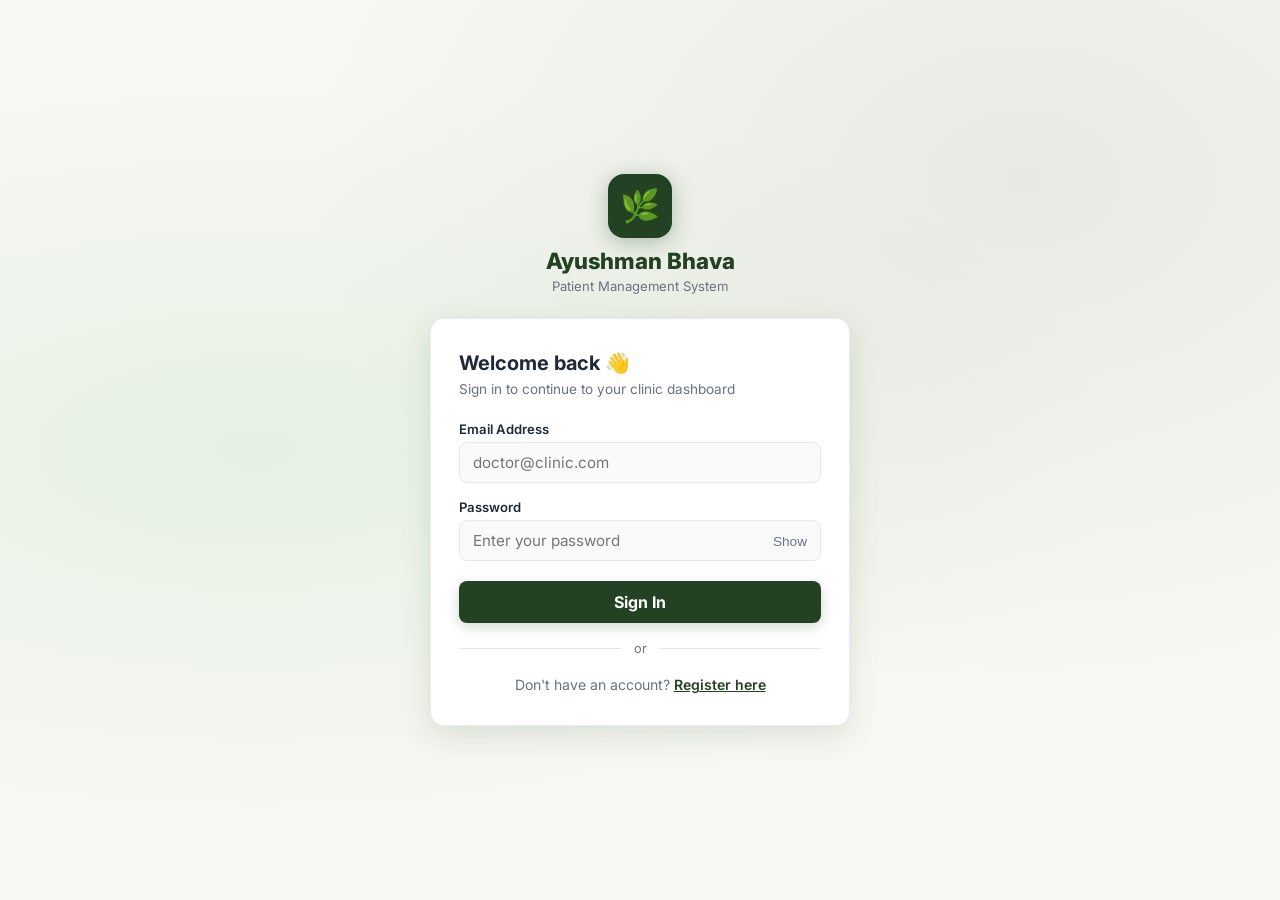
<file: index.html>
<!DOCTYPE html>
<html lang="en">
<head>
  <meta charset="UTF-8">
  <meta name="viewport" content="width=device-width, initial-scale=1.0, maximum-scale=1.0, user-scalable=no">
  <title>Dashboard — Ayushman Patient Management</title>
  <link rel="preconnect" href="https://fonts.googleapis.com">
  <link rel="preconnect" href="https://fonts.gstatic.com" crossorigin>
  <link href="https://fonts.googleapis.com/css2?family=Inter:wght@400;500;600;700;800&display=swap" rel="stylesheet">
  <link rel="stylesheet" href="css/styles.css">
</head>
<body>

  <!-- TOPBAR -->
  <header class="topbar">
    <div class="topbar-left">
      <button class="hamburger-btn" id="hamburgerBtn" aria-label="Menu">
        <span></span><span></span><span></span>
      </button>
      <span class="topbar-title" id="topbarTitle">Ayushman</span>
    </div>
    <span class="topbar-user" id="topbarUser"></span>
  </header>

  <!-- DRAWER OVERLAY -->
  <div class="drawer-overlay" id="drawerOverlay"></div>

  <!-- DRAWER NAV -->
  <nav class="drawer" id="drawerNav"></nav>

  <!-- MAIN -->
  <main class="main-content">
    <div class="page-header">
      <h1 id="welcomeMsg">Good morning 🌿</h1>
      <p id="todayDate"></p>
    </div>

    <!-- Stats -->
    <div class="stats-grid" id="statsGrid">
      <div class="stat-card green">
        <span class="stat-label">Total Patients</span>
        <span class="stat-value" id="statTotal">0</span>
        <span class="stat-sub">Registered in system</span>
      </div>
      <div class="stat-card teal">
        <span class="stat-label">Today's Registrations</span>
        <span class="stat-value" id="statToday">0</span>
        <span class="stat-sub">Added today</span>
      </div>
      <div class="stat-card blue">
        <span class="stat-label">Male Patients</span>
        <span class="stat-value" id="statMale">0</span>
        <span class="stat-sub">Gender: Male</span>
      </div>
      <div class="stat-card amber">
        <span class="stat-label">Female Patients</span>
        <span class="stat-value" id="statFemale">0</span>
        <span class="stat-sub">Gender: Female</span>
      </div>
    </div>

    <!-- Quick Actions -->
    <div class="card">
      <div class="card-title"><span class="icon">⚡</span> Quick Actions</div>
      <div style="display:flex;gap:12px;flex-wrap:wrap;">
        <a href="pages/add-patient.html" class="btn btn-primary">➕ Add New Patient</a>
        <a href="pages/all-patients.html" class="btn btn-outline">👥 View All Patients</a>
        <a href="pages/search-patient.html" class="btn btn-ghost">🔍 Search Patient</a>
      </div>
    </div>

    <!-- Recent Patients -->
    <div class="card">
      <div class="card-title" style="justify-content:space-between;">
        <span><span class="icon">🕐</span> Recently Added Patients</span>
        <a href="pages/all-patients.html" style="font-size:0.82rem;font-weight:600;color:var(--primary);">View all →</a>
      </div>
      <div id="recentList"></div>
    </div>
  </main>

  <script src="js/auth.js"></script>
  <script src="js/patients.js"></script>
  <script src="js/app.js"></script>
  <script>
    const user = Auth.requireAuth();
    if (user) {
      initNav('dashboard');

      // Greeting
      const h = new Date().getHours();
      const greet = h < 12 ? 'Good morning' : h < 17 ? 'Good afternoon' : 'Good evening';
      document.getElementById('welcomeMsg').textContent = `${greet}, ${user.name?.split(' ')[0] || 'Doctor'} 🌿`;
      document.getElementById('todayDate').textContent = new Date().toLocaleDateString('en-IN',{weekday:'long',year:'numeric',month:'long',day:'numeric'});

      // Stats
      const s = Patients.getStats();
      document.getElementById('statTotal').textContent  = s.total;
      document.getElementById('statToday').textContent  = s.today;
      document.getElementById('statMale').textContent   = s.male;
      document.getElementById('statFemale').textContent = s.female;

      // Recent patients
      const recent = Patients.getPatients().slice(0, 6);
      const list   = document.getElementById('recentList');
      if (!recent.length) {
        list.innerHTML = `<div class="empty-state"><div class="empty-icon">🌱</div><p>No patients yet. <a href="pages/add-patient.html" style="color:var(--primary);font-weight:600;">Add your first patient →</a></p></div>`;
      } else {
        list.innerHTML = `
          <div class="table-wrap">
            <table>
              <thead><tr>
                <th>Patient ID</th><th>Name</th><th>Age / Gender</th>
                <th>Mobile</th><th>Added On</th><th>Action</th>
              </tr></thead>
              <tbody>
                ${recent.map(p => `
                  <tr>
                    <td><span class="badge badge-green">${escHtml(p.id)}</span></td>
                    <td style="font-weight:600;">${escHtml(p.name)}</td>
                    <td>${escHtml(p.age || '—')} / ${escHtml(p.gender || '—')}</td>
                    <td>${escHtml(p.mobile || '—')}</td>
                    <td style="color:var(--muted);font-size:0.82rem;">${new Date(p.createdAt).toLocaleDateString('en-IN')}</td>
                    <td><a href="pages/patient-detail.html?id=${encodeURIComponent(p.id)}" class="btn btn-outline btn-sm">View</a></td>
                  </tr>`).join('')}
              </tbody>
            </table>
          </div>`;
      }
    }
  </script>
</body>
</html>
</file>
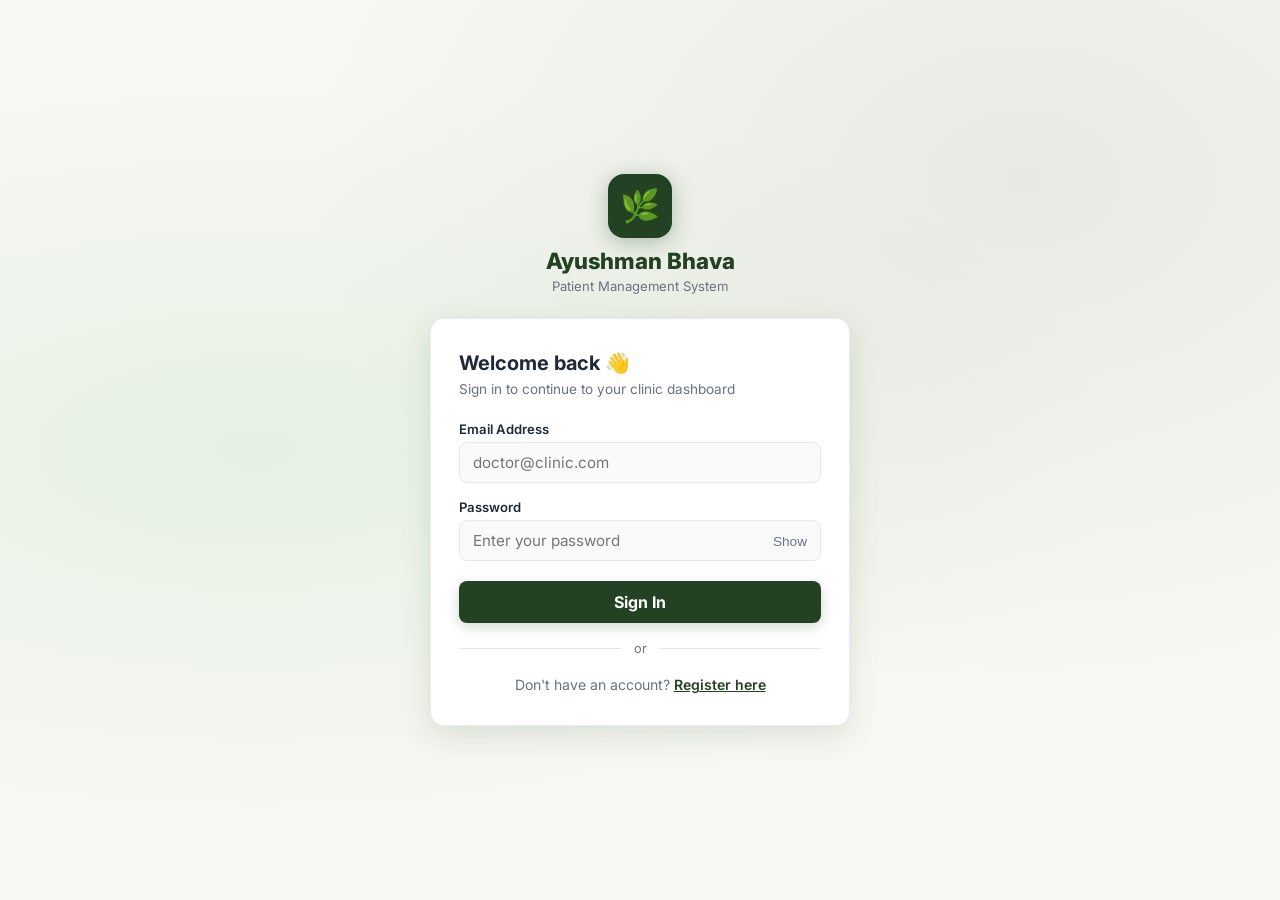
<file: add-patient.html>
<!DOCTYPE html>
<html lang="en">
<head>
  <meta charset="UTF-8">
  <meta name="viewport" content="width=device-width, initial-scale=1.0, maximum-scale=1.0, user-scalable=no">
  <title>Add Patient — Ayushman Patient Management</title>
  <link rel="preconnect" href="https://fonts.googleapis.com">
  <link rel="preconnect" href="https://fonts.gstatic.com" crossorigin>
  <link href="https://fonts.googleapis.com/css2?family=Inter:wght@400;500;600;700;800&display=swap" rel="stylesheet">
  <link rel="stylesheet" href="../css/styles.css">
  <style>
    .section-divider {
      font-size: 0.72rem; font-weight: 700; text-transform: uppercase;
      letter-spacing: 0.09em; color: var(--primary);
      background: var(--primary-light); padding: 7px 14px;
      border-radius: 6px; margin: 20px 0 14px;
      display: flex; align-items: center; gap: 7px;
    }
    .radio-group { display: flex; gap: 14px; flex-wrap: wrap; }
    .radio-label {
      display: flex; align-items: center; gap: 6px;
      font-size: 0.9rem; cursor: pointer; font-weight: 500;
    }
    .radio-label input[type="radio"] { width: auto; padding: 0; accent-color: var(--primary); }
    .char-count { font-size: 0.72rem; color: var(--muted); text-align: right; margin-top: 2px; }
    .step-indicator {
      display: flex; gap: 8px; margin-bottom: 22px; flex-wrap: wrap;
    }
    .step {
      flex: 1; min-width: 100px; padding: 8px 10px; border-radius: 8px;
      background: var(--border); color: var(--muted); font-size: 0.78rem;
      font-weight: 600; text-align: center; transition: all 0.2s;
    }
    .step.active { background: var(--primary); color: #fff; }
    .step.done   { background: var(--accent-light); color: #166534; }
    .form-section { display: none; }
    .form-section.active { display: block; }
    .nav-btns { display: flex; gap: 10px; justify-content: space-between; margin-top: 20px; }
    .required-star { color: #dc2626; margin-left: 2px; }
  </style>
</head>
<body>

  <header class="topbar">
    <div class="topbar-left">
      <button class="hamburger-btn" id="hamburgerBtn"><span></span><span></span><span></span></button>
      <span class="topbar-title" id="topbarTitle">Ayushman</span>
    </div>
    <span class="topbar-user" id="topbarUser"></span>
  </header>
  <div class="drawer-overlay" id="drawerOverlay"></div>
  <nav class="drawer" id="drawerNav"></nav>

  <main class="main-content">
    <div class="page-header">
      <h1>➕ Add New Patient</h1>
      <p>Fill in the patient details across all sections</p>
    </div>

    <!-- Step Indicator -->
    <div class="step-indicator">
      <div class="step active" id="step1">1. Personal</div>
      <div class="step"        id="step2">2. Medical</div>
      <div class="step"        id="step3">3. Complaints</div>
      <div class="step"        id="step4">4. Treatment</div>
    </div>

    <div class="card" id="formCard">

      <!-- SECTION 1: Personal Details -->
      <div class="form-section active" id="sec1">
        <div class="section-divider">👤 Personal Information</div>
        <div class="form-grid">
          <div class="form-group">
            <label>Patient Name <span class="required-star">*</span></label>
            <input type="text" id="name" placeholder="Full name" required>
          </div>
          <div class="form-group">
            <label>Mobile Number <span class="required-star">*</span></label>
            <input type="tel" id="mobile" placeholder="10-digit mobile" maxlength="10">
          </div>
          <div class="form-group">
            <label>Age <span class="required-star">*</span></label>
            <input type="number" id="age" placeholder="Years" min="0" max="120">
          </div>
          <div class="form-group">
            <label>Date of Birth</label>
            <input type="date" id="dob">
          </div>
          <div class="form-group">
            <label>Gender <span class="required-star">*</span></label>
            <div class="radio-group" style="margin-top:6px;">
              <label class="radio-label"><input type="radio" name="gender" value="Male">   Male</label>
              <label class="radio-label"><input type="radio" name="gender" value="Female"> Female</label>
              <label class="radio-label"><input type="radio" name="gender" value="Other">  Other</label>
            </div>
          </div>
          <div class="form-group">
            <label>Marital Status</label>
            <select id="marital">
              <option value="">— Select —</option>
              <option>Single</option><option>Married</option>
              <option>Widowed</option><option>Divorced</option>
            </select>
          </div>
          <div class="form-group">
            <label>Occupation</label>
            <input type="text" id="occupation" placeholder="e.g. Farmer, Teacher">
          </div>
          <div class="form-group">
            <label>Religion / Community</label>
            <input type="text" id="religion" placeholder="e.g. Hindu, Muslim">
          </div>
          <div class="form-group full">
            <label>Address</label>
            <textarea id="address" placeholder="House no., street, area…" rows="2"></textarea>
          </div>
          <div class="form-group">
            <label>Village / Area</label>
            <input type="text" id="village" placeholder="Village or locality">
          </div>
          <div class="form-group">
            <label>District</label>
            <input type="text" id="district" placeholder="District">
          </div>
          <div class="form-group">
            <label>State</label>
            <input type="text" id="state" placeholder="State" value="Telangana">
          </div>
          <div class="form-group">
            <label>PIN Code</label>
            <input type="text" id="pin" placeholder="6-digit PIN" maxlength="6">
          </div>
          <div class="form-group">
            <label>Emergency Contact Name</label>
            <input type="text" id="emergName" placeholder="Relative / Guardian name">
          </div>
          <div class="form-group">
            <label>Emergency Contact Mobile</label>
            <input type="tel" id="emergMobile" placeholder="10-digit number" maxlength="10">
          </div>
          <div class="form-group">
            <label>Relation (Emergency)</label>
            <input type="text" id="emergRelation" placeholder="e.g. Spouse, Father">
          </div>
          <div class="form-group">
            <label>Referred By</label>
            <input type="text" id="referredBy" placeholder="Doctor name or source">
          </div>
        </div>
        <div class="nav-btns">
          <span></span>
          <button class="btn btn-primary" onclick="goStep(2)">Next: Medical Info →</button>
        </div>
      </div>

      <!-- SECTION 2: Medical Details -->
      <div class="form-section" id="sec2">
        <div class="section-divider">🩺 Medical Details</div>
        <div class="form-grid">
          <div class="form-group">
            <label>Blood Group</label>
            <select id="bloodGroup">
              <option value="">— Select —</option>
              <option>A+</option><option>A-</option>
              <option>B+</option><option>B-</option>
              <option>AB+</option><option>AB-</option>
              <option>O+</option><option>O-</option>
            </select>
          </div>
          <div class="form-group">
            <label>Height (cm)</label>
            <input type="number" id="height" placeholder="e.g. 165" min="50" max="250">
          </div>
          <div class="form-group">
            <label>Weight (kg)</label>
            <input type="number" id="weight" placeholder="e.g. 68" min="1" max="300">
          </div>
          <div class="form-group">
            <label>BMI</label>
            <input type="text" id="bmi" placeholder="Auto-calculated" readonly style="background:#f3f3f3;">
          </div>
          <div class="form-group">
            <label>Blood Pressure (mmHg)</label>
            <input type="text" id="bp" placeholder="e.g. 120/80">
          </div>
          <div class="form-group">
            <label>Pulse Rate (bpm)</label>
            <input type="number" id="pulse" placeholder="e.g. 72" min="30" max="200">
          </div>
          <div class="form-group">
            <label>Temperature (°F)</label>
            <input type="number" id="temperature" placeholder="e.g. 98.6" step="0.1">
          </div>
          <div class="form-group">
            <label>SpO2 (%)</label>
            <input type="number" id="spo2" placeholder="e.g. 98" min="50" max="100">
          </div>
          <div class="form-group">
            <label>Random Blood Sugar (mg/dL)</label>
            <input type="number" id="rbs" placeholder="e.g. 110">
          </div>
          <div class="form-group">
            <label>Known Diabetes</label>
            <select id="diabetes">
              <option value="">— Select —</option>
              <option>Yes</option><option>No</option><option>Suspected</option>
            </select>
          </div>
          <div class="form-group">
            <label>Known Hypertension</label>
            <select id="htn">
              <option value="">— Select —</option>
              <option>Yes</option><option>No</option><option>Suspected</option>
            </select>
          </div>
          <div class="form-group">
            <label>Known Allergies</label>
            <input type="text" id="allergies" placeholder="e.g. Pollen, Dust, Penicillin">
          </div>
          <div class="form-group full">
            <label>Past Medical History</label>
            <textarea id="pastHistory" placeholder="Previous illnesses, surgeries, hospitalisations…" rows="3"></textarea>
          </div>
          <div class="form-group full">
            <label>Family History</label>
            <textarea id="familyHistory" placeholder="Hereditary conditions in family…" rows="2"></textarea>
          </div>
          <div class="form-group full">
            <label>Current Medications</label>
            <textarea id="currentMeds" placeholder="Any allopathic / other medicines currently being taken…" rows="2"></textarea>
          </div>
        </div>
        <div class="section-divider">🌿 Ayurvedic Constitution (Prakriti)</div>
        <div class="form-grid">
          <div class="form-group">
            <label>Prakriti (Body Constitution)</label>
            <select id="prakriti">
              <option value="">— Select —</option>
              <option>Vata</option><option>Pitta</option><option>Kapha</option>
              <option>Vata-Pitta</option><option>Pitta-Kapha</option>
              <option>Vata-Kapha</option><option>Tridosha (equal)</option>
            </select>
          </div>
          <div class="form-group">
            <label>Vikriti (Current Imbalance)</label>
            <select id="vikriti">
              <option value="">— Select —</option>
              <option>Vata Aggravated</option><option>Pitta Aggravated</option>
              <option>Kapha Aggravated</option><option>Vata-Pitta</option>
              <option>Pitta-Kapha</option><option>Vata-Kapha</option><option>Tridosha</option>
            </select>
          </div>
          <div class="form-group">
            <label>Agni (Digestive Fire)</label>
            <select id="agni">
              <option value="">— Select —</option>
              <option>Sama (balanced)</option><option>Vishama (irregular)</option>
              <option>Tikshna (sharp)</option><option>Manda (sluggish)</option>
            </select>
          </div>
          <div class="form-group">
            <label>Koshtha (Bowel Habit)</label>
            <select id="koshtha">
              <option value="">— Select —</option>
              <option>Mridu (soft/easy)</option>
              <option>Madhyama (moderate)</option>
              <option>Krura (hard/difficult)</option>
            </select>
          </div>
        </div>
        <div class="nav-btns">
          <button class="btn btn-ghost" onclick="goStep(1)">← Back</button>
          <button class="btn btn-primary" onclick="goStep(3)">Next: Complaints →</button>
        </div>
      </div>

      <!-- SECTION 3: Chief Complaints & History -->
      <div class="form-section" id="sec3">
        <div class="section-divider">📋 Chief Complaints</div>
        <div class="form-grid">
          <div class="form-group full">
            <label>Chief Complaint(s) <span class="required-star">*</span></label>
            <textarea id="chiefComplaint" placeholder="Main reason for visit, symptoms the patient reports…" rows="4"></textarea>
            <div class="char-count" id="ccCount">0 / 500</div>
          </div>
          <div class="form-group">
            <label>Duration of Complaints</label>
            <input type="text" id="duration" placeholder="e.g. 3 days, 2 weeks, 6 months">
          </div>
          <div class="form-group">
            <label>Onset</label>
            <select id="onset">
              <option value="">— Select —</option>
              <option>Sudden</option><option>Gradual</option><option>Insidious</option>
            </select>
          </div>
          <div class="form-group full">
            <label>History of Present Illness (HPI)</label>
            <textarea id="hpi" placeholder="Detailed history — how complaints started, progression, aggravating & relieving factors…" rows="4"></textarea>
          </div>
          <div class="form-group full">
            <label>Associated Symptoms</label>
            <textarea id="associatedSymptoms" placeholder="Other symptoms reported along with the chief complaint…" rows="3"></textarea>
          </div>
        </div>

        <div class="section-divider">🌙 Lifestyle & Habits</div>
        <div class="form-grid">
          <div class="form-group">
            <label>Diet Type</label>
            <select id="diet">
              <option value="">— Select —</option>
              <option>Vegetarian</option><option>Non-Vegetarian</option><option>Vegan</option><option>Mixed</option>
            </select>
          </div>
          <div class="form-group">
            <label>Appetite</label>
            <select id="appetite">
              <option value="">— Select —</option>
              <option>Good</option><option>Poor</option><option>Excessive</option><option>Variable</option>
            </select>
          </div>
          <div class="form-group">
            <label>Sleep Pattern</label>
            <select id="sleep">
              <option value="">— Select —</option>
              <option>Normal (7–8 hrs)</option>
              <option>Less (&lt;6 hrs)</option>
              <option>More (&gt;9 hrs)</option>
              <option>Disturbed</option>
            </select>
          </div>
          <div class="form-group">
            <label>Bowel Movement</label>
            <select id="bowel">
              <option value="">— Select —</option>
              <option>Regular (1–2/day)</option>
              <option>Irregular</option>
              <option>Constipated</option>
              <option>Loose / Diarrhoea</option>
            </select>
          </div>
          <div class="form-group">
            <label>Exercise / Physical Activity</label>
            <select id="exercise">
              <option value="">— Select —</option>
              <option>None</option><option>Light (walking)</option>
              <option>Moderate</option><option>Heavy / Gym</option>
            </select>
          </div>
          <div class="form-group">
            <label>Habits</label>
            <input type="text" id="habits" placeholder="e.g. Smoking, Alcohol, Tobacco">
          </div>
        </div>
        <div class="nav-btns">
          <button class="btn btn-ghost" onclick="goStep(2)">← Back</button>
          <button class="btn btn-primary" onclick="goStep(4)">Next: Treatment →</button>
        </div>
      </div>

      <!-- SECTION 4: Diagnosis & Treatment -->
      <div class="form-section" id="sec4">
        <div class="section-divider">🔬 Examination Findings</div>
        <div class="form-grid">
          <div class="form-group full">
            <label>General Examination</label>
            <textarea id="genExam" placeholder="General condition, pallor, icterus, cyanosis, clubbing, lymphadenopathy, oedema…" rows="3"></textarea>
          </div>
          <div class="form-group full">
            <label>Systemic Examination</label>
            <textarea id="sysExam" placeholder="CVS, RS, P/A, CNS findings…" rows="3"></textarea>
          </div>
          <div class="form-group full">
            <label>Ashtavidha Pariksha (8-fold Examination)</label>
            <textarea id="ashtavidha" placeholder="Nadi (pulse), Mutra (urine), Mala (stool), Jihva (tongue), Shabda (voice), Sparsha (touch/skin), Drik (eyes), Akriti (appearance)…" rows="3"></textarea>
          </div>
        </div>

        <div class="section-divider">💊 Diagnosis & Treatment Plan</div>
        <div class="form-grid">
          <div class="form-group full">
            <label>Provisional Diagnosis / Nidana</label>
            <textarea id="diagnosis" placeholder="Ayurvedic diagnosis — Vyadhi name, Samprapti (pathogenesis)…" rows="3"></textarea>
          </div>
          <div class="form-group full">
            <label>Prescribed Medicines / Aushadha</label>
            <textarea id="medicines" placeholder="Medicine name, dose, anupana (vehicle), frequency, duration…" rows="4"></textarea>
          </div>
          <div class="form-group full">
            <label>Panchakarma / Procedures Advised</label>
            <textarea id="panchakarma" placeholder="e.g. Abhyanga, Swedana, Vamana, Virechana, Basti, Nasya, Raktamokshana…" rows="3"></textarea>
          </div>
          <div class="form-group full">
            <label>Pathya-Apathya (Diet Advice)</label>
            <textarea id="pathya" placeholder="What to eat / avoid — foods, activities, lifestyle modifications…" rows="3"></textarea>
          </div>
          <div class="form-group">
            <label>Follow-up Date</label>
            <input type="date" id="followupDate">
          </div>
          <div class="form-group">
            <label>Visit Type</label>
            <select id="visitType">
              <option value="New">New Patient</option>
              <option value="Follow-up">Follow-up</option>
              <option value="Emergency">Emergency</option>
            </select>
          </div>
          <div class="form-group">
            <label>Consultation Fee (₹)</label>
            <input type="number" id="fee" placeholder="e.g. 300" min="0">
          </div>
          <div class="form-group">
            <label>Payment Status</label>
            <select id="payStatus">
              <option value="">— Select —</option>
              <option>Paid</option><option>Pending</option><option>Waived</option>
            </select>
          </div>
          <div class="form-group full">
            <label>Doctor's Notes / Remarks</label>
            <textarea id="doctorNotes" placeholder="Additional remarks, prognosis, special instructions…" rows="3"></textarea>
          </div>
        </div>

        <div id="formMsg" class="hidden" style="margin-top:8px;"></div>
        <div class="nav-btns">
          <button class="btn btn-ghost" onclick="goStep(3)">← Back</button>
          <button class="btn btn-primary" id="saveBtn" onclick="savePatient()">💾 Save Patient Record</button>
        </div>
      </div>

    </div><!-- /card -->
  </main>

  <script src="../js/auth.js"></script>
  <script src="../js/patients.js"></script>
  <script src="../js/app.js"></script>
  <script>
    Auth.requireAuth();
    initNav('add');

    // ── Step navigation ──────────────────────────
    let currentStep = 1;
    function goStep(n) {
      // Validate current before going forward
      if (n > currentStep && !validateStep(currentStep)) return;

      document.getElementById('sec' + currentStep).classList.remove('active');
      document.getElementById('step' + currentStep).classList.remove('active');
      document.getElementById('step' + currentStep).classList.add('done');

      currentStep = n;
      document.getElementById('sec' + n).classList.add('active');

      for (let i = 1; i <= 4; i++) {
        const el = document.getElementById('step' + i);
        el.classList.remove('active');
        if (i < n)      el.classList.add('done');
        else if (i > n) el.classList.remove('done');
      }
      document.getElementById('step' + n).classList.add('active');
      window.scrollTo({ top: 0, behavior: 'smooth' });
    }

    function validateStep(s) {
      const showErr = (msg) => {
        const m = document.getElementById('formMsg');
        m.textContent = msg; m.className = 'msg-error';
        m.classList.remove('hidden');
        setTimeout(() => m.classList.add('hidden'), 3000);
      };
      if (s === 1) {
        if (!document.getElementById('name').value.trim())   { showErr('Patient name is required.'); return false; }
        if (!document.getElementById('mobile').value.trim() || document.getElementById('mobile').value.length < 10)
          { showErr('Enter a valid 10-digit mobile number.'); return false; }
        if (!document.getElementById('age').value)          { showErr('Age is required.'); return false; }
        if (!document.querySelector('input[name="gender"]:checked')) { showErr('Please select gender.'); return false; }
      }
      if (s === 3) {
        if (!document.getElementById('chiefComplaint').value.trim()) { showErr('Chief complaint is required.'); return false; }
      }
      return true;
    }

    // BMI auto-calc
    ['height','weight'].forEach(id => {
      document.getElementById(id).addEventListener('input', () => {
        const h = parseFloat(document.getElementById('height').value);
        const w = parseFloat(document.getElementById('weight').value);
        if (h > 0 && w > 0) {
          const bmi = (w / ((h/100) ** 2)).toFixed(1);
          document.getElementById('bmi').value = bmi;
        }
      });
    });

    // Char count for chief complaint
    document.getElementById('chiefComplaint').addEventListener('input', function() {
      document.getElementById('ccCount').textContent = `${this.value.length} / 500`;
    });

    // Mobile: digits only
    ['mobile','emergMobile'].forEach(id => {
      document.getElementById(id).addEventListener('input', function() {
        this.value = this.value.replace(/\D/g,'').slice(0,10);
      });
    });

    // ── Save ────────────────────────────────────
    function savePatient() {
      if (!validateStep(4)) return;

      const btn = document.getElementById('saveBtn');
      btn.disabled = true; btn.textContent = 'Saving…';

      const gender = document.querySelector('input[name="gender"]:checked');
      const data = {
        // Personal
        name:            document.getElementById('name').value.trim(),
        mobile:          document.getElementById('mobile').value.trim(),
        age:             document.getElementById('age').value,
        dob:             document.getElementById('dob').value,
        gender:          gender ? gender.value : '',
        marital:         document.getElementById('marital').value,
        occupation:      document.getElementById('occupation').value.trim(),
        religion:        document.getElementById('religion').value.trim(),
        address:         document.getElementById('address').value.trim(),
        village:         document.getElementById('village').value.trim(),
        district:        document.getElementById('district').value.trim(),
        state:           document.getElementById('state').value.trim(),
        pin:             document.getElementById('pin').value.trim(),
        emergName:       document.getElementById('emergName').value.trim(),
        emergMobile:     document.getElementById('emergMobile').value.trim(),
        emergRelation:   document.getElementById('emergRelation').value.trim(),
        referredBy:      document.getElementById('referredBy').value.trim(),
        // Medical
        bloodGroup:      document.getElementById('bloodGroup').value,
        height:          document.getElementById('height').value,
        weight:          document.getElementById('weight').value,
        bmi:             document.getElementById('bmi').value,
        bp:              document.getElementById('bp').value.trim(),
        pulse:           document.getElementById('pulse').value,
        temperature:     document.getElementById('temperature').value,
        spo2:            document.getElementById('spo2').value,
        rbs:             document.getElementById('rbs').value,
        diabetes:        document.getElementById('diabetes').value,
        htn:             document.getElementById('htn').value,
        allergies:       document.getElementById('allergies').value.trim(),
        pastHistory:     document.getElementById('pastHistory').value.trim(),
        familyHistory:   document.getElementById('familyHistory').value.trim(),
        currentMeds:     document.getElementById('currentMeds').value.trim(),
        prakriti:        document.getElementById('prakriti').value,
        vikriti:         document.getElementById('vikriti').value,
        agni:            document.getElementById('agni').value,
        koshtha:         document.getElementById('koshtha').value,
        // Complaints
        chiefComplaint:       document.getElementById('chiefComplaint').value.trim(),
        duration:             document.getElementById('duration').value.trim(),
        onset:                document.getElementById('onset').value,
        hpi:                  document.getElementById('hpi').value.trim(),
        associatedSymptoms:   document.getElementById('associatedSymptoms').value.trim(),
        diet:                 document.getElementById('diet').value,
        appetite:             document.getElementById('appetite').value,
        sleep:                document.getElementById('sleep').value,
        bowel:                document.getElementById('bowel').value,
        exercise:             document.getElementById('exercise').value,
        habits:               document.getElementById('habits').value.trim(),
        // Treatment
        genExam:         document.getElementById('genExam').value.trim(),
        sysExam:         document.getElementById('sysExam').value.trim(),
        ashtavidha:      document.getElementById('ashtavidha').value.trim(),
        diagnosis:       document.getElementById('diagnosis').value.trim(),
        medicines:       document.getElementById('medicines').value.trim(),
        panchakarma:     document.getElementById('panchakarma').value.trim(),
        pathya:          document.getElementById('pathya').value.trim(),
        followupDate:    document.getElementById('followupDate').value,
        visitType:       document.getElementById('visitType').value,
        fee:             document.getElementById('fee').value,
        payStatus:       document.getElementById('payStatus').value,
        doctorNotes:     document.getElementById('doctorNotes').value.trim(),
      };

      setTimeout(() => {
        const p = Patients.addPatient(data);
        window.location.href = 'patient-detail.html?id=' + encodeURIComponent(p.id) + '&new=1';
      }, 300);
    }
  </script>
</body>
</html>
</file>
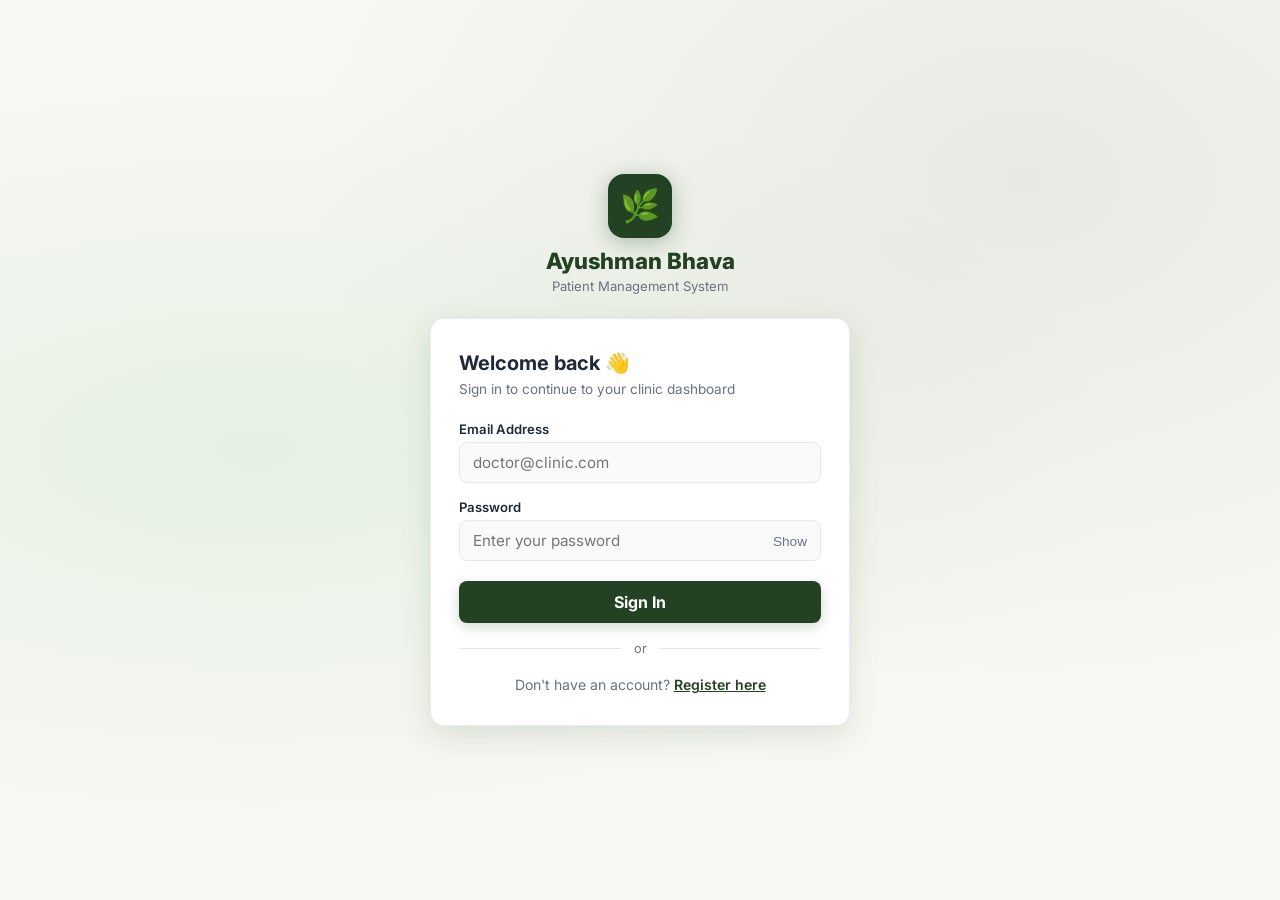
<file: all-patients.html>
<!DOCTYPE html>
<html lang="en">
<head>
  <meta charset="UTF-8">
  <meta name="viewport" content="width=device-width, initial-scale=1.0, maximum-scale=1.0, user-scalable=no">
  <title>All Patients — Ayushman Patient Management</title>
  <link rel="preconnect" href="https://fonts.googleapis.com">
  <link rel="preconnect" href="https://fonts.gstatic.com" crossorigin>
  <link href="https://fonts.googleapis.com/css2?family=Inter:wght@400;500;600;700;800&display=swap" rel="stylesheet">
  <link rel="stylesheet" href="../css/styles.css">
  <style>
    .filters {
      display: flex; gap: 10px; flex-wrap: wrap;
      align-items: center; margin-bottom: 16px;
    }
    .filters select {
      width: auto; padding: 8px 12px; font-size: 0.88rem;
    }
    .count-tag {
      font-size: 0.82rem; color: var(--muted); font-weight: 600;
      margin-left: 4px;
    }
    .table-actions { display: flex; gap: 6px; }
    .patient-row td:first-child { font-size: 0.78rem; }
  </style>
</head>
<body>

  <header class="topbar">
    <div class="topbar-left">
      <button class="hamburger-btn" id="hamburgerBtn"><span></span><span></span><span></span></button>
      <span class="topbar-title" id="topbarTitle">Ayushman</span>
    </div>
    <span class="topbar-user" id="topbarUser"></span>
  </header>
  <div class="drawer-overlay" id="drawerOverlay"></div>
  <nav class="drawer" id="drawerNav"></nav>

  <main class="main-content">
    <div class="page-header" style="display:flex;justify-content:space-between;align-items:flex-start;flex-wrap:wrap;gap:10px;">
      <div>
        <h1>👥 All Patients</h1>
        <p>Complete list of registered patients</p>
      </div>
      <a href="add-patient.html" class="btn btn-primary" style="margin-top:4px;">➕ Add Patient</a>
    </div>

    <!-- Search + Filters -->
    <div class="card" style="padding:16px 20px;margin-bottom:16px;">
      <div class="search-bar" style="margin-bottom:12px;">
        <span class="search-icon">🔍</span>
        <input type="text" id="searchInput" placeholder="Search by name, mobile, patient ID or village…">
      </div>
      <div class="filters">
        <select id="filterGender">
          <option value="">All Genders</option>
          <option value="Male">Male</option>
          <option value="Female">Female</option>
          <option value="Other">Other</option>
        </select>
        <select id="filterVisit">
          <option value="">All Visit Types</option>
          <option value="New">New</option>
          <option value="Follow-up">Follow-up</option>
          <option value="Emergency">Emergency</option>
        </select>
        <select id="filterSort">
          <option value="newest">Newest First</option>
          <option value="oldest">Oldest First</option>
          <option value="name">Name A–Z</option>
        </select>
        <span class="count-tag" id="countTag">0 patients</span>
      </div>
    </div>

    <!-- Patient Table -->
    <div class="card" style="padding:0;overflow:hidden;">
      <div id="patientTable"></div>
    </div>
  </main>

  <script src="../js/auth.js"></script>
  <script src="../js/patients.js"></script>
  <script src="../js/app.js"></script>
  <script>
    Auth.requireAuth();
    initNav('patients');

    function render() {
      const q        = document.getElementById('searchInput').value.trim();
      const gFilter  = document.getElementById('filterGender').value;
      const vFilter  = document.getElementById('filterVisit').value;
      const sort     = document.getElementById('filterSort').value;

      let list = q ? Patients.searchPatients(q) : Patients.getPatients();
      if (gFilter) list = list.filter(p => p.gender === gFilter);
      if (vFilter) list = list.filter(p => p.visitType === vFilter);

      if (sort === 'oldest') list = [...list].reverse();
      else if (sort === 'name') list = [...list].sort((a,b) => a.name.localeCompare(b.name));

      document.getElementById('countTag').textContent = `${list.length} patient${list.length !== 1 ? 's' : ''}`;

      const container = document.getElementById('patientTable');
      if (!list.length) {
        container.innerHTML = `<div class="empty-state"><div class="empty-icon">🌱</div>
          <p>${q ? 'No patients match your search.' : 'No patients added yet.'}</p>
          ${!q ? `<a href="add-patient.html" style="color:var(--primary);font-weight:600;display:inline-block;margin-top:8px;">Add first patient →</a>` : ''}</div>`;
        return;
      }

      container.innerHTML = `
        <div class="table-wrap">
          <table>
            <thead><tr>
              <th>Patient ID</th>
              <th>Name</th>
              <th>Age / Gender</th>
              <th>Mobile</th>
              <th>Village / Area</th>
              <th>Complaint</th>
              <th>Visit</th>
              <th>Added</th>
              <th>Actions</th>
            </tr></thead>
            <tbody>
              ${list.map(p => `
                <tr class="patient-row">
                  <td><span class="badge badge-green" style="font-size:0.7rem;">${escHtml(p.id)}</span></td>
                  <td style="font-weight:600;white-space:nowrap;">${escHtml(p.name)}</td>
                  <td>${escHtml(p.age||'—')} / ${escHtml(p.gender||'—')}</td>
                  <td style="white-space:nowrap;">📱 ${escHtml(p.mobile||'—')}</td>
                  <td style="color:var(--muted);font-size:0.85rem;">${escHtml(p.village||p.district||'—')}</td>
                  <td style="max-width:160px;overflow:hidden;text-overflow:ellipsis;white-space:nowrap;font-size:0.84rem;color:var(--muted);" title="${escHtml(p.chiefComplaint||'')}">
                    ${p.chiefComplaint ? escHtml(p.chiefComplaint.slice(0,40)) + (p.chiefComplaint.length > 40 ? '…' : '') : '—'}
                  </td>
                  <td>${p.visitType ? `<span class="badge ${p.visitType==='New'?'badge-green':p.visitType==='Emergency'?'badge-pink':'badge-blue'}">${escHtml(p.visitType)}</span>` : '—'}</td>
                  <td style="color:var(--muted);font-size:0.8rem;white-space:nowrap;">${new Date(p.createdAt).toLocaleDateString('en-IN')}</td>
                  <td>
                    <div class="table-actions">
                      <a href="patient-detail.html?id=${encodeURIComponent(p.id)}" class="btn btn-outline btn-sm">View</a>
                      <button class="btn btn-danger btn-sm" onclick="confirmDelete('${escHtml(p.id)}','${escHtml(p.name)}')">Del</button>
                    </div>
                  </td>
                </tr>`).join('')}
            </tbody>
          </table>
        </div>`;
    }

    function confirmDelete(id, name) {
      if (confirm(`Delete patient "${name}" (${id})?\nThis action cannot be undone.`)) {
        Patients.deletePatient(id);
        render();
      }
    }

    // Live search + filters
    ['searchInput','filterGender','filterVisit','filterSort'].forEach(id => {
      document.getElementById(id).addEventListener('input', render);
      document.getElementById(id).addEventListener('change', render);
    });

    render();
  </script>
</body>
</html>
</file>
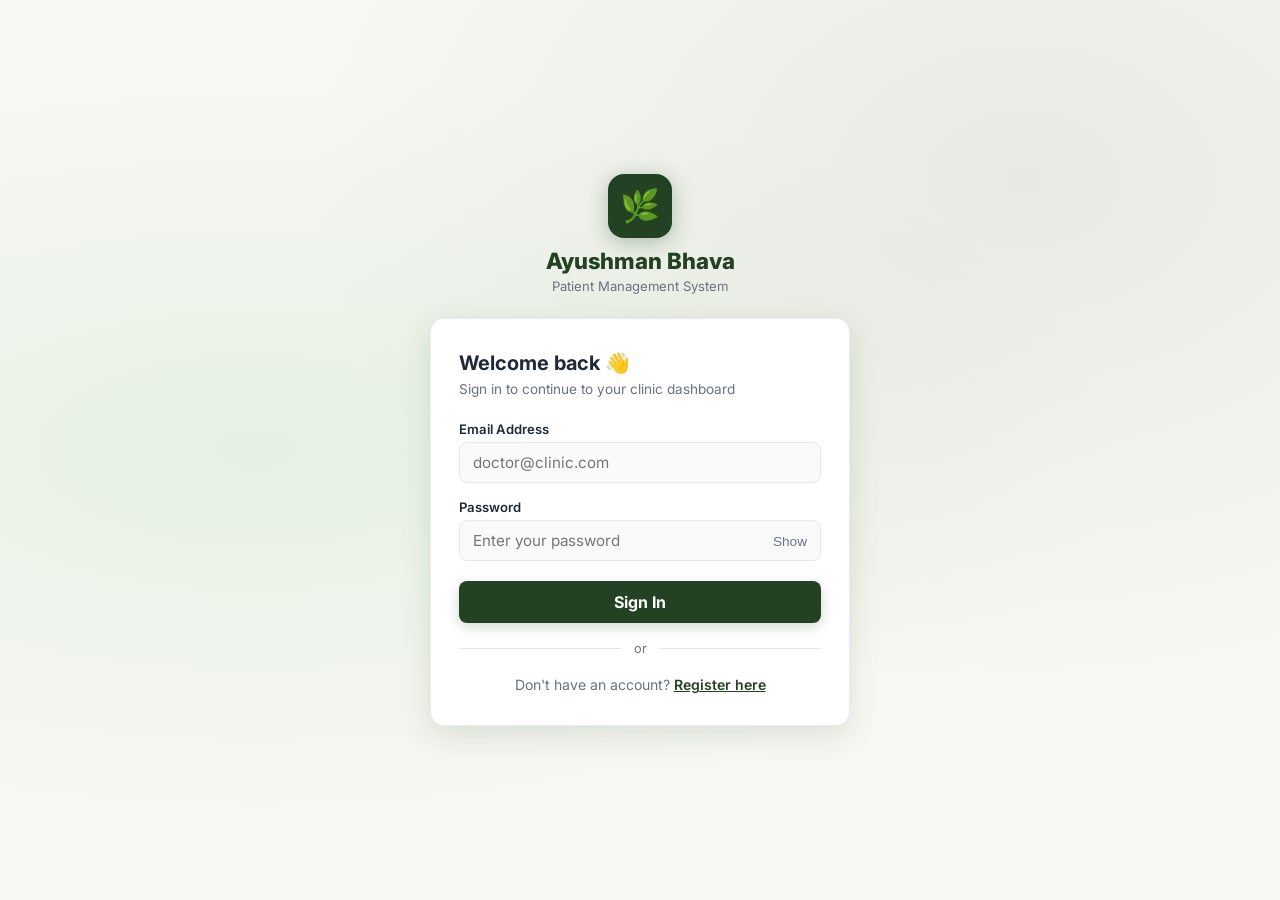
<file: login.html>
<!DOCTYPE html>
<html lang="en">
<head>
  <meta charset="UTF-8">
  <meta name="viewport" content="width=device-width, initial-scale=1.0, maximum-scale=1.0, user-scalable=no">
  <title>Login — Ayushman Patient Management</title>
  <link rel="preconnect" href="https://fonts.googleapis.com">
  <link rel="preconnect" href="https://fonts.gstatic.com" crossorigin>
  <link href="https://fonts.googleapis.com/css2?family=Inter:wght@400;500;600;700;800&display=swap" rel="stylesheet">
  <style>
    :root {
      --primary: #234123; --primary-600: #1d361d;
      --accent:  #7cc58f; --accent-light: #d4edda;
      --text: #1f2937; --muted: #6b7280;
      --border: #e5e7eb; --bg: #f8f8f3;
      --shadow: 0 10px 30px rgba(35,65,35,0.12);
      --radius: 14px;
    }
    *, *::before, *::after { box-sizing: border-box; margin: 0; padding: 0; }
    body {
      font-family: 'Inter', sans-serif;
      background: var(--bg);
      min-height: 100vh;
      display: flex; align-items: center; justify-content: center;
      padding: 20px;
      background-image: radial-gradient(ellipse at 20% 50%, rgba(124,197,143,0.15) 0%, transparent 60%),
                        radial-gradient(ellipse at 80% 20%, rgba(35,65,35,0.08) 0%, transparent 50%);
    }
    .auth-container {
      width: 100%; max-width: 420px;
    }
    .auth-logo-wrap {
      text-align: center; margin-bottom: 24px;
    }
    .auth-logo-icon {
      width: 64px; height: 64px; border-radius: 16px;
      background: var(--primary);
      display: inline-flex; align-items: center; justify-content: center;
      font-size: 2rem; margin-bottom: 10px;
      box-shadow: 0 4px 20px rgba(35,65,35,0.3);
    }
    .auth-logo-title {
      font-size: 1.4rem; font-weight: 800; color: var(--primary); line-height: 1.2;
    }
    .auth-logo-sub {
      font-size: 0.82rem; color: var(--muted); margin-top: 4px;
    }
    .auth-card {
      background: #fff;
      border-radius: var(--radius);
      box-shadow: var(--shadow);
      padding: 32px 28px;
      border: 1px solid rgba(229,231,235,0.8);
      animation: fadeUp 0.35s cubic-bezier(0.175,0.885,0.32,1.1) both;
    }
    @keyframes fadeUp {
      from { opacity:0; transform: translateY(18px); }
      to   { opacity:1; transform: translateY(0); }
    }
    .auth-card h2 {
      font-size: 1.25rem; font-weight: 700; color: var(--text); margin-bottom: 6px;
    }
    .auth-card .subtitle {
      font-size: 0.85rem; color: var(--muted); margin-bottom: 24px;
    }
    .form-group { margin-bottom: 16px; }
    label {
      display: block; font-size: 0.82rem;
      font-weight: 600; color: var(--text); margin-bottom: 5px;
    }
    input {
      width: 100%; padding: 10px 13px;
      font-family: 'Inter', sans-serif; font-size: 0.95rem;
      border-radius: 8px; border: 1.5px solid var(--border);
      background: #fafafa; color: var(--text); outline: none;
      transition: border-color 0.2s, box-shadow 0.2s;
    }
    input:focus {
      border-color: var(--primary);
      box-shadow: 0 0 0 3px rgba(35,65,35,0.12);
      background: #fff;
    }
    .btn {
      width: 100%; padding: 11px;
      font-family: 'Inter', sans-serif; font-size: 1rem; font-weight: 700;
      background: var(--primary); color: #fff;
      border: none; border-radius: 8px; cursor: pointer;
      box-shadow: 0 4px 14px rgba(35,65,35,0.2);
      transition: background 0.18s, transform 0.1s, box-shadow 0.18s;
      margin-top: 4px;
    }
    .btn:hover { background: var(--primary-600); transform: translateY(-1px); box-shadow: 0 6px 18px rgba(35,65,35,0.25); }
    .btn:disabled { opacity: 0.6; cursor: not-allowed; transform: none; }
    .msg-error {
      color: #b91c1c; background: #fef2f2; border-left: 4px solid #dc2626;
      padding: 10px 14px; border-radius: 6px; font-size: 0.85rem;
      font-weight: 500; margin-top: 12px;
    }
    .hidden { display: none !important; }
    .auth-switch {
      text-align: center; margin-top: 20px; font-size: 0.88rem; color: var(--muted);
    }
    .auth-switch a { color: var(--primary); font-weight: 600; }
    .auth-switch a:hover { text-decoration: underline; }
    .divider {
      display: flex; align-items: center; gap: 12px;
      margin: 18px 0; color: var(--muted); font-size: 0.8rem;
    }
    .divider::before, .divider::after {
      content: ''; flex: 1; height: 1px; background: var(--border);
    }
    .pw-wrap { position: relative; }
    .pw-toggle {
      position: absolute; right: 10px; top: 50%; transform: translateY(-50%);
      background: none; border: none; cursor: pointer;
      color: var(--muted); font-size: 0.85rem; padding: 4px;
    }
  </style>
</head>
<body>
  <div class="auth-container">
    <div class="auth-logo-wrap">
      <div class="auth-logo-icon">🌿</div>
      <div class="auth-logo-title">Ayushman Bhava</div>
      <div class="auth-logo-sub">Patient Management System</div>
    </div>

    <div class="auth-card">
      <h2>Welcome back 👋</h2>
      <p class="subtitle">Sign in to continue to your clinic dashboard</p>

      <form id="loginForm" novalidate>
        <div class="form-group">
          <label for="email">Email Address</label>
          <input type="email" id="email" placeholder="doctor@clinic.com" required autocomplete="email">
        </div>
        <div class="form-group">
          <label for="password">Password</label>
          <div class="pw-wrap">
            <input type="password" id="password" placeholder="Enter your password" required autocomplete="current-password">
            <button type="button" class="pw-toggle" id="pwToggle">Show</button>
          </div>
        </div>

        <button class="btn" type="submit" id="loginBtn">
          <span id="btnText">Sign In</span>
          <span id="btnLoader" class="hidden">Signing in…</span>
        </button>
      </form>

      <div id="loginMsg" class="hidden"></div>

      <div class="divider">or</div>

      <div class="auth-switch">
        Don't have an account? <a href="register.html">Register here</a>
      </div>
    </div>
  </div>

  <script src="js/auth.js"></script>
  <script>
    // Redirect if already logged in
    Auth.requireGuest();

    // Password toggle
    const pwInput  = document.getElementById('password');
    const pwToggle = document.getElementById('pwToggle');
    pwToggle.addEventListener('click', () => {
      const vis = pwInput.type === 'password';
      pwInput.type  = vis ? 'text' : 'password';
      pwToggle.textContent = vis ? 'Hide' : 'Show';
    });

    document.getElementById('loginForm').addEventListener('submit', (e) => {
      e.preventDefault();
      const email    = document.getElementById('email').value.trim();
      const password = document.getElementById('password').value;
      const msg      = document.getElementById('loginMsg');
      const btn      = document.getElementById('loginBtn');
      const btnText  = document.getElementById('btnText');
      const btnLoad  = document.getElementById('btnLoader');

      msg.className = 'hidden';
      btn.disabled = true;
      btnText.classList.add('hidden');
      btnLoad.classList.remove('hidden');

      setTimeout(() => {
        const result = Auth.loginUser(email, password);
        btn.disabled = false;
        btnText.classList.remove('hidden');
        btnLoad.classList.add('hidden');

        if (result.ok) {
          window.location.href = 'index.html';
        } else {
          msg.textContent = result.error;
          msg.className   = 'msg-error';
        }
      }, 400);
    });
  </script>
</body>
</html>
</file>
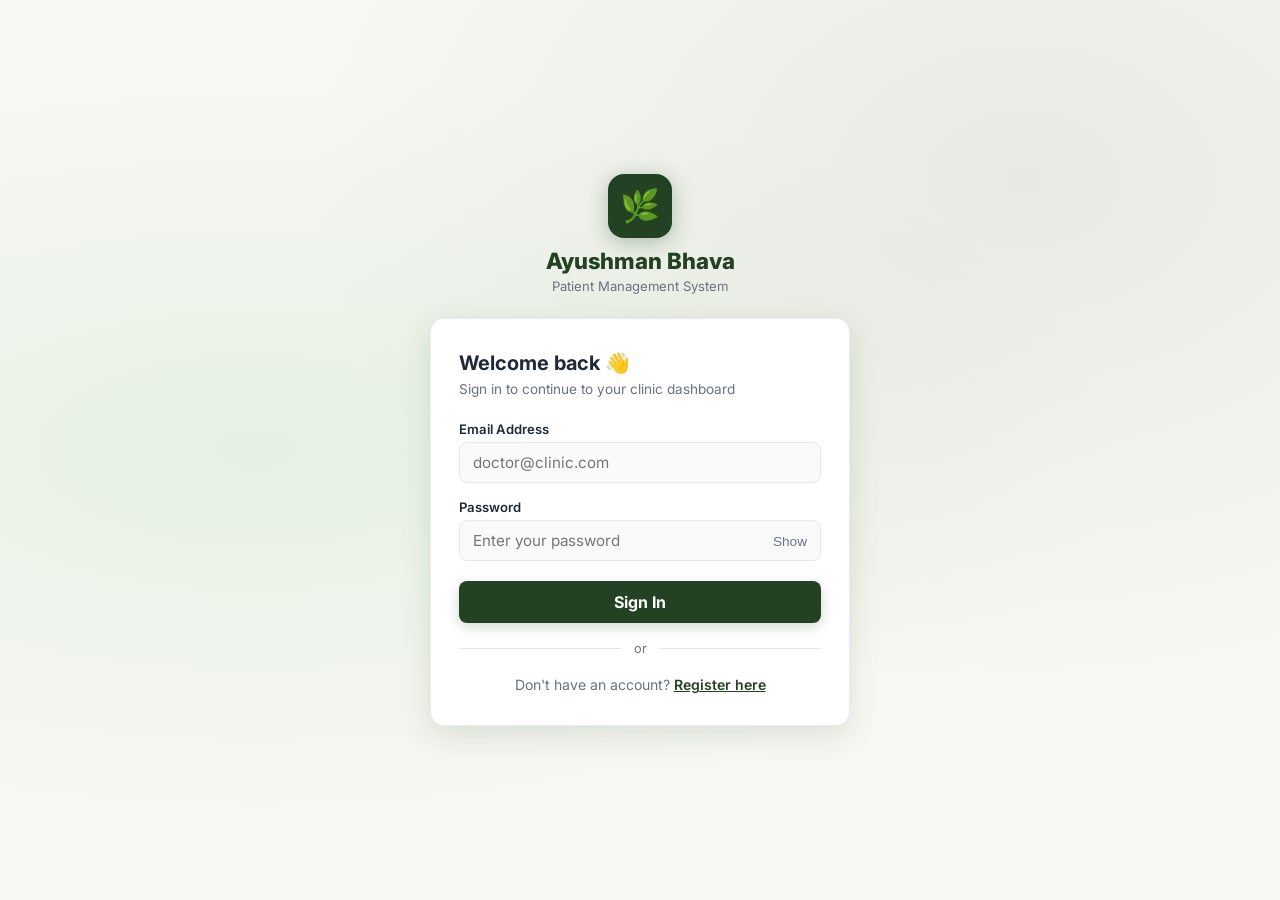
<file: patient-detail.html>
<!DOCTYPE html>
<html lang="en">
<head>
  <meta charset="UTF-8">
  <meta name="viewport" content="width=device-width, initial-scale=1.0, maximum-scale=1.0, user-scalable=no">
  <title>Patient Detail — Ayushman Patient Management</title>
  <link rel="preconnect" href="https://fonts.googleapis.com">
  <link rel="preconnect" href="https://fonts.gstatic.com" crossorigin>
  <link href="https://fonts.googleapis.com/css2?family=Inter:wght@400;500;600;700;800&display=swap" rel="stylesheet">
  <link rel="stylesheet" href="../css/styles.css">
  <style>
    .detail-header {
      display: flex; align-items: center; gap: 18px;
      padding: 22px 26px; background: var(--surface);
      border-radius: var(--radius); box-shadow: var(--shadow);
      margin-bottom: 20px; flex-wrap: wrap;
    }
    .detail-avatar {
      width: 72px; height: 72px; border-radius: 50%;
      background: var(--primary-light); color: var(--primary);
      font-size: 1.8rem; font-weight: 800;
      display: flex; align-items: center; justify-content: center;
      flex-shrink: 0; border: 3px solid var(--accent);
    }
    .detail-info { flex: 1; min-width: 180px; }
    .detail-name { font-size: 1.4rem; font-weight: 800; color: var(--primary); }
    .detail-meta { display: flex; gap: 10px; flex-wrap: wrap; margin-top: 6px; }
    .detail-meta span { font-size: 0.82rem; color: var(--muted); background: var(--bg); padding: 3px 10px; border-radius: 99px; }
    .detail-actions { display: flex; gap: 10px; flex-wrap: wrap; margin-left: auto; }

    .info-sections { display: grid; grid-template-columns: 1fr 1fr; gap: 16px; }
    @media (max-width: 700px) { .info-sections { grid-template-columns: 1fr; } }

    .info-card { background: var(--surface); border-radius: var(--radius); box-shadow: var(--shadow); padding: 18px 20px; }
    .info-card-title {
      font-size: 0.76rem; font-weight: 700; text-transform: uppercase;
      letter-spacing: 0.09em; color: var(--primary);
      background: var(--primary-light); padding: 5px 12px;
      border-radius: 6px; margin-bottom: 14px;
      display: inline-block;
    }
    .info-row { display: flex; gap: 6px; margin-bottom: 9px; }
    .info-label {
      font-size: 0.78rem; font-weight: 600; color: var(--muted);
      min-width: 130px; flex-shrink: 0;
    }
    .info-value { font-size: 0.88rem; color: var(--text); font-weight: 500; word-break: break-word; }
    .info-value.long { white-space: pre-wrap; line-height: 1.5; }
    .info-value.em { color: var(--primary); font-weight: 700; }

    .full-section { grid-column: 1 / -1; }
    .print-btn { display: none; }
    @media print {
      .topbar, .drawer, .drawer-overlay, .detail-actions, .print-btn, nav { display: none !important; }
      .main-content { padding: 0 !important; }
      body { background: #fff !important; }
      .info-sections { grid-template-columns: 1fr 1fr; }
    }

    /* Toast */
    .toast {
      position: fixed; bottom: 24px; right: 24px; z-index: 999;
      background: var(--primary); color: #fff;
      padding: 12px 22px; border-radius: 10px;
      font-size: 0.9rem; font-weight: 600;
      box-shadow: 0 6px 20px rgba(35,65,35,0.3);
      animation: slideUp 0.3s ease;
    }
    @keyframes slideUp { from { opacity:0; transform: translateY(20px); } }

    /* Edit mode */
    .edit-mode input, .edit-mode select, .edit-mode textarea {
      border: 1.5px solid var(--accent) !important;
      background: #fff !important;
    }
  </style>
</head>
<body>

  <header class="topbar">
    <div class="topbar-left">
      <button class="hamburger-btn" id="hamburgerBtn"><span></span><span></span><span></span></button>
      <span class="topbar-title" id="topbarTitle">Ayushman</span>
    </div>
    <span class="topbar-user" id="topbarUser"></span>
  </header>
  <div class="drawer-overlay" id="drawerOverlay"></div>
  <nav class="drawer" id="drawerNav"></nav>

  <main class="main-content" id="mainContent">
    <div id="loadingState" style="text-align:center;padding:60px 0;color:var(--muted);">Loading patient…</div>
  </main>

  <script src="../js/auth.js"></script>
  <script src="../js/patients.js"></script>
  <script src="../js/app.js"></script>
  <script>
    Auth.requireAuth();
    initNav('patients');

    const params = new URLSearchParams(location.search);
    const patId  = params.get('id');
    const isNew  = params.get('new') === '1';

    if (!patId) { window.location.href = 'all-patients.html'; }

    let patient = Patients.getPatient(patId);
    if (!patient) {
      document.getElementById('mainContent').innerHTML =
        `<div class="empty-state"><div class="empty-icon">❌</div><p>Patient not found.</p>
         <a href="all-patients.html" class="btn btn-outline" style="margin-top:12px;">← Back to list</a></div>`;
    } else {
      renderDetail(patient);
      if (isNew) showToast('✅ Patient record saved successfully!');
    }

    function val(v) { return v && String(v).trim() ? escHtml(String(v)) : '<span style="color:#ccc;">—</span>'; }
    function valLong(v) { return v && String(v).trim() ? `<span class="info-value long">${escHtml(String(v))}</span>` : '<span style="color:#ccc;">—</span>'; }

    function renderDetail(p) {
      const initials = p.name ? p.name.split(' ').map(w=>w[0]).join('').slice(0,2).toUpperCase() : '?';
      document.title = `${p.name} — Ayushman`;

      document.getElementById('mainContent').innerHTML = `
        <!-- Back link -->
        <div style="margin-bottom:14px;">
          <a href="all-patients.html" style="font-size:0.88rem;color:var(--primary);font-weight:600;">← All Patients</a>
        </div>

        <!-- Patient Header -->
        <div class="detail-header">
          <div class="detail-avatar">${initials}</div>
          <div class="detail-info">
            <div class="detail-name">${escHtml(p.name)}</div>
            <div class="detail-meta">
              <span>🆔 ${escHtml(p.id)}</span>
              ${p.age    ? `<span>🎂 ${escHtml(p.age)} yrs</span>` : ''}
              ${p.gender ? `<span>${p.gender==='Female'?'♀':'♂'} ${escHtml(p.gender)}</span>` : ''}
              ${p.mobile ? `<span>📱 ${escHtml(p.mobile)}</span>` : ''}
              ${p.bloodGroup ? `<span>🩸 ${escHtml(p.bloodGroup)}</span>` : ''}
              ${p.visitType  ? `<span class="badge ${p.visitType==='New'?'badge-green':p.visitType==='Emergency'?'badge-pink':'badge-blue'}">${escHtml(p.visitType)}</span>` : ''}
            </div>
          </div>
          <div class="detail-actions">
            <button class="btn btn-outline btn-sm" onclick="window.print()">🖨️ Print</button>
            <button class="btn btn-primary btn-sm" onclick="window.location.href='add-patient.html'">➕ New Patient</button>
            <button class="btn btn-danger btn-sm" onclick="deletePatient()">🗑️ Delete</button>
          </div>
        </div>

        <!-- Info Grid -->
        <div class="info-sections">

          <!-- 1. Personal -->
          <div class="info-card">
            <div class="info-card-title">👤 Personal Information</div>
            ${row('Name',            p.name)}
            ${row('Patient ID',      p.id)}
            ${row('Mobile',          p.mobile)}
            ${row('Age',             p.age ? p.age + ' years' : '')}
            ${row('Date of Birth',   p.dob)}
            ${row('Gender',          p.gender)}
            ${row('Marital Status',  p.marital)}
            ${row('Occupation',      p.occupation)}
            ${row('Religion',        p.religion)}
            ${row('Referred By',     p.referredBy)}
            ${row('Registered On',   new Date(p.createdAt).toLocaleDateString('en-IN',{day:'2-digit',month:'short',year:'numeric'}))}
          </div>

          <!-- 2. Address -->
          <div class="info-card">
            <div class="info-card-title">📍 Address & Contact</div>
            ${row('Address',          p.address)}
            ${row('Village / Area',   p.village)}
            ${row('District',         p.district)}
            ${row('State',            p.state)}
            ${row('PIN Code',         p.pin)}
            <div style="height:10px;border-top:1px solid var(--border);margin:12px 0;"></div>
            <div class="info-card-title" style="margin-bottom:10px;">🚨 Emergency Contact</div>
            ${row('Name',             p.emergName)}
            ${row('Mobile',           p.emergMobile)}
            ${row('Relation',         p.emergRelation)}
          </div>

          <!-- 3. Vitals -->
          <div class="info-card">
            <div class="info-card-title">🩺 Vitals & Measurements</div>
            ${row('Blood Group',      p.bloodGroup)}
            ${row('Height',           p.height ? p.height + ' cm' : '')}
            ${row('Weight',           p.weight ? p.weight + ' kg' : '')}
            ${row('BMI',              p.bmi)}
            ${row('Blood Pressure',   p.bp ? p.bp + ' mmHg' : '')}
            ${row('Pulse Rate',       p.pulse ? p.pulse + ' bpm' : '')}
            ${row('Temperature',      p.temperature ? p.temperature + ' °F' : '')}
            ${row('SpO2',             p.spo2 ? p.spo2 + '%' : '')}
            ${row('Blood Sugar (RBS)',p.rbs ? p.rbs + ' mg/dL' : '')}
            ${row('Diabetes',         p.diabetes)}
            ${row('Hypertension',     p.htn)}
            ${row('Allergies',        p.allergies)}
          </div>

          <!-- 4. Ayurvedic -->
          <div class="info-card">
            <div class="info-card-title">🌿 Ayurvedic Assessment</div>
            ${row('Prakriti',         p.prakriti)}
            ${row('Vikriti',          p.vikriti)}
            ${row('Agni (Digestive)', p.agni)}
            ${row('Koshtha (Bowel)',  p.koshtha)}
            <div style="height:10px;border-top:1px solid var(--border);margin:12px 0;"></div>
            <div class="info-card-title" style="margin-bottom:10px;">🌙 Lifestyle</div>
            ${row('Diet Type',        p.diet)}
            ${row('Appetite',         p.appetite)}
            ${row('Sleep',            p.sleep)}
            ${row('Bowel Movement',   p.bowel)}
            ${row('Exercise',         p.exercise)}
            ${row('Habits',           p.habits)}
          </div>

          <!-- 5. Chief Complaints (full width) -->
          <div class="info-card full-section">
            <div class="info-card-title">📋 Chief Complaints & History</div>
            <div class="info-row"><div class="info-label">Chief Complaint</div>${valLong(p.chiefComplaint)}</div>
            ${row('Duration',         p.duration)}
            ${row('Onset',            p.onset)}
            <div class="info-row"><div class="info-label">History of Present Illness</div>${valLong(p.hpi)}</div>
            <div class="info-row"><div class="info-label">Associated Symptoms</div>${valLong(p.associatedSymptoms)}</div>
            <div class="info-row"><div class="info-label">Past Medical History</div>${valLong(p.pastHistory)}</div>
            <div class="info-row"><div class="info-label">Family History</div>${valLong(p.familyHistory)}</div>
            <div class="info-row"><div class="info-label">Current Medications</div>${valLong(p.currentMeds)}</div>
          </div>

          <!-- 6. Examination (full width) -->
          <div class="info-card full-section">
            <div class="info-card-title">🔬 Examination Findings</div>
            <div class="info-row"><div class="info-label">General Examination</div>${valLong(p.genExam)}</div>
            <div class="info-row"><div class="info-label">Systemic Examination</div>${valLong(p.sysExam)}</div>
            <div class="info-row"><div class="info-label">Ashtavidha Pariksha</div>${valLong(p.ashtavidha)}</div>
          </div>

          <!-- 7. Treatment (full width) -->
          <div class="info-card full-section">
            <div class="info-card-title">💊 Diagnosis & Treatment Plan</div>
            <div class="info-row"><div class="info-label">Diagnosis / Nidana</div>${valLong(p.diagnosis)}</div>
            <div class="info-row"><div class="info-label">Prescribed Medicines</div>${valLong(p.medicines)}</div>
            <div class="info-row"><div class="info-label">Panchakarma Advised</div>${valLong(p.panchakarma)}</div>
            <div class="info-row"><div class="info-label">Pathya-Apathya</div>${valLong(p.pathya)}</div>
            ${row('Follow-up Date',   p.followupDate ? new Date(p.followupDate).toLocaleDateString('en-IN',{day:'2-digit',month:'short',year:'numeric'}) : '')}
            ${row('Consultation Fee', p.fee ? '₹' + p.fee : '')}
            ${row('Payment Status',   p.payStatus)}
            <div class="info-row"><div class="info-label">Doctor's Notes</div>${valLong(p.doctorNotes)}</div>
          </div>

        </div><!-- /info-sections -->

        <div style="text-align:center;padding:20px 0;color:var(--muted);font-size:0.8rem;">
          Record last updated: ${new Date(p.updatedAt || p.createdAt).toLocaleString('en-IN')}
        </div>
      `;
    }

    function row(label, value) {
      const v = value && String(value).trim() ? `<span class="info-value">${escHtml(String(value))}</span>` : `<span style="color:#ccc;font-size:0.85rem;">—</span>`;
      return `<div class="info-row"><div class="info-label">${escHtml(label)}</div>${v}</div>`;
    }

    function deletePatient() {
      if (confirm(`Delete patient "${patient.name}" (${patient.id})?\nThis cannot be undone.`)) {
        Patients.deletePatient(patient.id);
        window.location.href = 'all-patients.html';
      }
    }

    function showToast(msg) {
      const t = document.createElement('div');
      t.className = 'toast'; t.textContent = msg;
      document.body.appendChild(t);
      setTimeout(() => t.remove(), 3500);
    }
  </script>
</body>
</html>
</file>
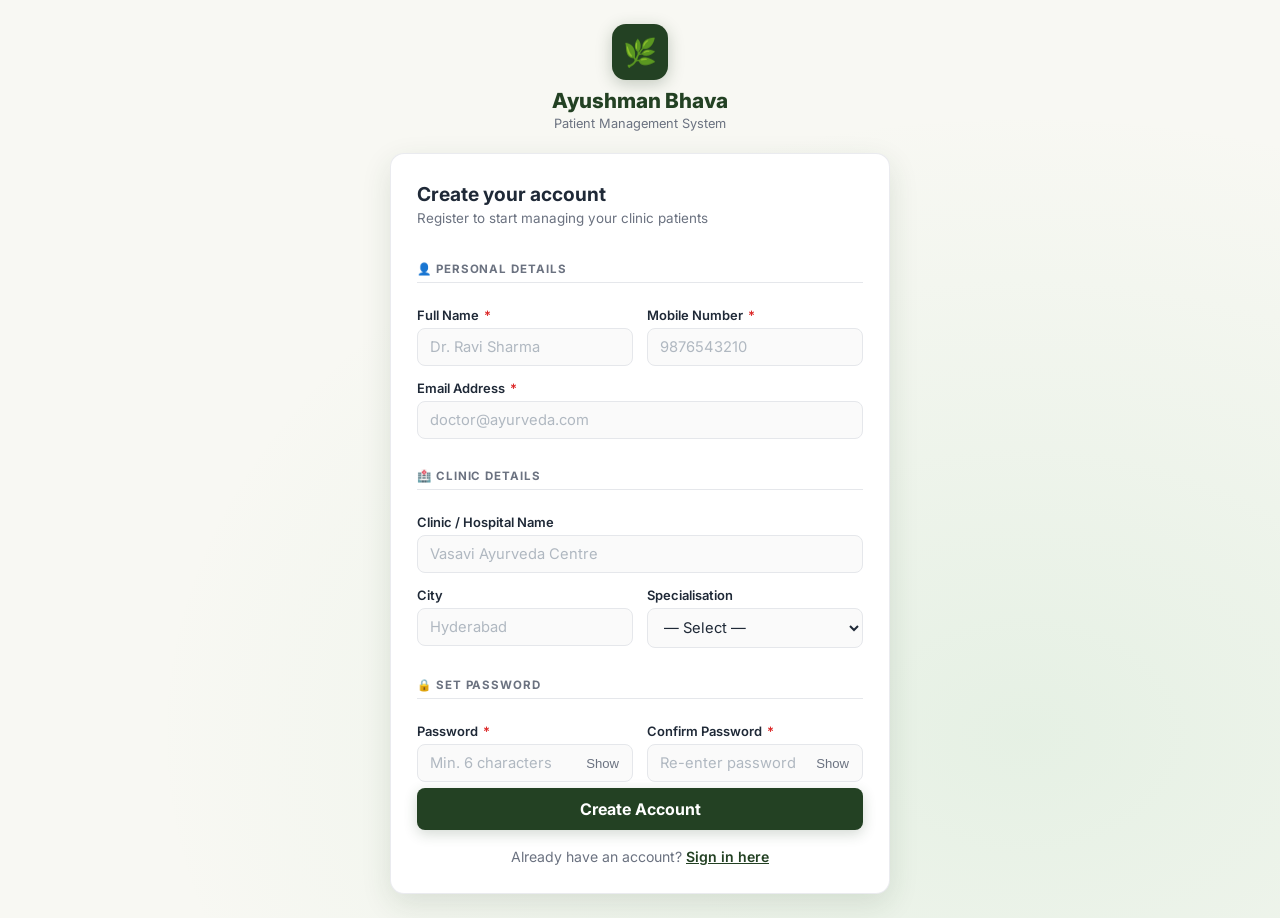
<file: register.html>
<!DOCTYPE html>
<html lang="en">
<head>
  <meta charset="UTF-8">
  <meta name="viewport" content="width=device-width, initial-scale=1.0, maximum-scale=1.0, user-scalable=no">
  <title>Register — Ayushman Patient Management</title>
  <link rel="preconnect" href="https://fonts.googleapis.com">
  <link rel="preconnect" href="https://fonts.gstatic.com" crossorigin>
  <link href="https://fonts.googleapis.com/css2?family=Inter:wght@400;500;600;700;800&display=swap" rel="stylesheet">
  <style>
    :root {
      --primary: #234123; --primary-600: #1d361d;
      --accent:  #7cc58f; --text: #1f2937; --muted: #6b7280;
      --border: #e5e7eb; --bg: #f8f8f3;
      --shadow: 0 10px 30px rgba(35,65,35,0.12);
      --radius: 14px;
    }
    *, *::before, *::after { box-sizing: border-box; margin: 0; padding: 0; }
    body {
      font-family: 'Inter', sans-serif; background: var(--bg);
      min-height: 100vh; display: flex; align-items: center;
      justify-content: center; padding: 24px 20px;
      background-image: radial-gradient(ellipse at 80% 80%, rgba(124,197,143,0.15) 0%, transparent 60%);
    }
    .auth-container { width: 100%; max-width: 500px; }
    .auth-logo-wrap { text-align: center; margin-bottom: 22px; }
    .auth-logo-icon {
      width: 56px; height: 56px; border-radius: 14px;
      background: var(--primary);
      display: inline-flex; align-items: center; justify-content: center;
      font-size: 1.7rem; margin-bottom: 8px;
      box-shadow: 0 4px 16px rgba(35,65,35,0.25);
    }
    .auth-logo-title { font-size: 1.3rem; font-weight: 800; color: var(--primary); }
    .auth-logo-sub   { font-size: 0.8rem; color: var(--muted); margin-top: 3px; }
    .auth-card {
      background: #fff; border-radius: var(--radius);
      box-shadow: var(--shadow); padding: 28px 26px;
      border: 1px solid rgba(229,231,235,0.8);
      animation: fadeUp 0.35s cubic-bezier(0.175,0.885,0.32,1.1) both;
    }
    @keyframes fadeUp {
      from { opacity:0; transform: translateY(18px); }
      to   { opacity:1; transform: translateY(0); }
    }
    .auth-card h2 { font-size: 1.2rem; font-weight: 700; color: var(--text); margin-bottom: 4px; }
    .auth-card .subtitle { font-size: 0.84rem; color: var(--muted); margin-bottom: 20px; }
    .form-grid {
      display: grid;
      grid-template-columns: 1fr 1fr;
      gap: 14px;
    }
    .form-group { display: flex; flex-direction: column; gap: 5px; }
    .form-group.full { grid-column: 1 / -1; }
    label { font-size: 0.81rem; font-weight: 600; color: var(--text); }
    .required-star { color: #dc2626; margin-left: 2px; }
    input, select {
      width: 100%; padding: 9px 12px;
      font-family: 'Inter', sans-serif; font-size: 0.92rem;
      border-radius: 8px; border: 1.5px solid var(--border);
      background: #fafafa; color: var(--text); outline: none;
      transition: border-color 0.2s, box-shadow 0.2s;
    }
    input:focus, select:focus {
      border-color: var(--primary);
      box-shadow: 0 0 0 3px rgba(35,65,35,0.1);
      background: #fff;
    }
    input::placeholder { color: #b0b8c1; }
    .pw-wrap { position: relative; }
    .pw-toggle {
      position: absolute; right: 10px; top: 50%; transform: translateY(-50%);
      background: none; border: none; cursor: pointer;
      color: var(--muted); font-size: 0.82rem; padding: 4px;
    }
    .btn {
      width: 100%; padding: 11px;
      font-family: 'Inter', sans-serif; font-size: 1rem; font-weight: 700;
      background: var(--primary); color: #fff;
      border: none; border-radius: 8px; cursor: pointer;
      box-shadow: 0 4px 14px rgba(35,65,35,0.2);
      transition: background 0.18s, transform 0.1s;
      margin-top: 6px;
    }
    .btn:hover { background: var(--primary-600); transform: translateY(-1px); }
    .btn:disabled { opacity: 0.6; cursor: not-allowed; transform: none; }
    .msg-error {
      color: #b91c1c; background: #fef2f2; border-left: 4px solid #dc2626;
      padding: 10px 14px; border-radius: 6px; font-size: 0.85rem;
      font-weight: 500; margin-top: 12px;
    }
    .msg-success {
      color: #166534; background: #f0fdf4; border-left: 4px solid #16a34a;
      padding: 10px 14px; border-radius: 6px; font-size: 0.85rem;
      font-weight: 500; margin-top: 12px;
    }
    .hidden { display: none !important; }
    .section-label {
      font-size: 0.72rem; font-weight: 700; text-transform: uppercase;
      letter-spacing: 0.08em; color: var(--muted);
      margin: 16px 0 10px; grid-column: 1 / -1;
      padding-bottom: 6px; border-bottom: 1px solid var(--border);
    }
    .auth-switch { text-align: center; margin-top: 18px; font-size: 0.88rem; color: var(--muted); }
    .auth-switch a { color: var(--primary); font-weight: 600; }
    .auth-switch a:hover { text-decoration: underline; }
    .hint { font-size: 0.75rem; color: var(--muted); margin-top: 2px; }
    @media (max-width: 480px) {
      .form-grid { grid-template-columns: 1fr; }
      .form-group.full { grid-column: 1; }
    }
  </style>
</head>
<body>
  <div class="auth-container">
    <div class="auth-logo-wrap">
      <div class="auth-logo-icon">🌿</div>
      <div class="auth-logo-title">Ayushman Bhava</div>
      <div class="auth-logo-sub">Patient Management System</div>
    </div>

    <div class="auth-card">
      <h2>Create your account</h2>
      <p class="subtitle">Register to start managing your clinic patients</p>

      <form id="regForm" novalidate>
        <div class="form-grid">
          <!-- Personal -->
          <div class="section-label">👤 Personal Details</div>

          <div class="form-group">
            <label>Full Name <span class="required-star">*</span></label>
            <input type="text" id="name" placeholder="Dr. Ravi Sharma" required>
          </div>
          <div class="form-group">
            <label>Mobile Number <span class="required-star">*</span></label>
            <input type="tel" id="phone" placeholder="9876543210" maxlength="10" required>
          </div>
          <div class="form-group full">
            <label>Email Address <span class="required-star">*</span></label>
            <input type="email" id="email" placeholder="doctor@ayurveda.com" required autocomplete="email">
          </div>

          <!-- Clinic -->
          <div class="section-label">🏥 Clinic Details</div>

          <div class="form-group full">
            <label>Clinic / Hospital Name</label>
            <input type="text" id="clinic" placeholder="Vasavi Ayurveda Centre">
          </div>
          <div class="form-group">
            <label>City</label>
            <input type="text" id="city" placeholder="Hyderabad">
          </div>
          <div class="form-group">
            <label>Specialisation</label>
            <select id="specialisation">
              <option value="">— Select —</option>
              <option>General Ayurveda</option>
              <option>Panchakarma</option>
              <option>Kaya Chikitsa</option>
              <option>Shalya Tantra</option>
              <option>Shalakya Tantra</option>
              <option>Prasuti & Stree Roga</option>
              <option>Kaumar Bhritya</option>
              <option>Other</option>
            </select>
          </div>

          <!-- Security -->
          <div class="section-label">🔒 Set Password</div>

          <div class="form-group">
            <label>Password <span class="required-star">*</span></label>
            <div class="pw-wrap">
              <input type="password" id="password" placeholder="Min. 6 characters" required>
              <button type="button" class="pw-toggle" id="pw1Toggle">Show</button>
            </div>
          </div>
          <div class="form-group">
            <label>Confirm Password <span class="required-star">*</span></label>
            <div class="pw-wrap">
              <input type="password" id="confirmPassword" placeholder="Re-enter password" required>
              <button type="button" class="pw-toggle" id="pw2Toggle">Show</button>
            </div>
          </div>
        </div>

        <button class="btn" type="submit" id="regBtn">
          <span id="btnText">Create Account</span>
          <span id="btnLoader" class="hidden">Creating account…</span>
        </button>
      </form>

      <div id="regMsg" class="hidden"></div>

      <div class="auth-switch">
        Already have an account? <a href="login.html">Sign in here</a>
      </div>
    </div>
  </div>

  <script src="js/auth.js"></script>
  <script>
    Auth.requireGuest();

    // PW toggles
    function makeToggle(inputId, btnId) {
      const inp = document.getElementById(inputId);
      const btn = document.getElementById(btnId);
      btn.addEventListener('click', () => {
        const vis = inp.type === 'password';
        inp.type = vis ? 'text' : 'password';
        btn.textContent = vis ? 'Hide' : 'Show';
      });
    }
    makeToggle('password', 'pw1Toggle');
    makeToggle('confirmPassword', 'pw2Toggle');

    // Phone: numbers only
    document.getElementById('phone').addEventListener('input', function() {
      this.value = this.value.replace(/\D/g,'').slice(0,10);
    });

    document.getElementById('regForm').addEventListener('submit', (e) => {
      e.preventDefault();
      const msg  = document.getElementById('regMsg');
      const btn  = document.getElementById('regBtn');
      const btnT = document.getElementById('btnText');
      const btnL = document.getElementById('btnLoader');

      const name     = document.getElementById('name').value.trim();
      const phone    = document.getElementById('phone').value.trim();
      const email    = document.getElementById('email').value.trim();
      const clinic   = document.getElementById('clinic').value.trim();
      const city     = document.getElementById('city').value.trim();
      const spec     = document.getElementById('specialisation').value;
      const pw       = document.getElementById('password').value;
      const cpw      = document.getElementById('confirmPassword').value;

      // Validate
      if (!name)               return showMsg('Please enter your full name.', false);
      if (!phone || phone.length < 10) return showMsg('Enter a valid 10-digit mobile number.', false);
      if (!email)              return showMsg('Please enter your email address.', false);
      if (pw.length < 6)       return showMsg('Password must be at least 6 characters.', false);
      if (pw !== cpw)          return showMsg('Passwords do not match.', false);

      btn.disabled = true; btnT.classList.add('hidden'); btnL.classList.remove('hidden');
      msg.className = 'hidden';

      setTimeout(() => {
        const result = Auth.registerUser({ name, email, password: pw, phone, clinic, city, specialisation: spec });
        btn.disabled = false; btnT.classList.remove('hidden'); btnL.classList.add('hidden');

        if (result.ok) {
          showMsg('✅ Account created! Redirecting to login…', true);
          setTimeout(() => window.location.href = 'login.html', 1500);
        } else {
          showMsg(result.error, false);
        }
      }, 500);
    });

    function showMsg(text, success) {
      const msg = document.getElementById('regMsg');
      msg.textContent = text;
      msg.className = success ? 'msg-success' : 'msg-error';
    }
  </script>
</body>
</html>
</file>
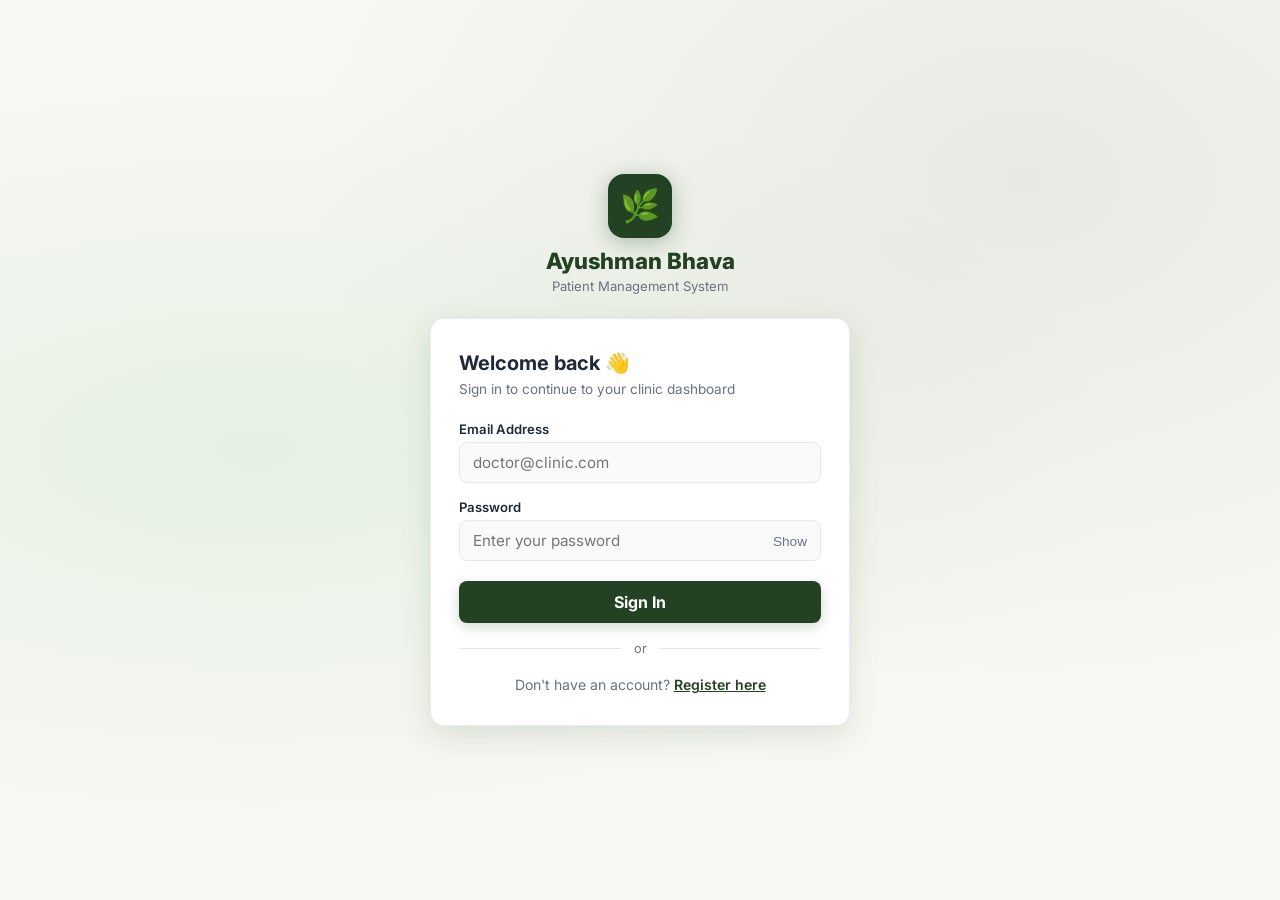
<file: search-patient.html>
<!DOCTYPE html>
<html lang="en">
<head>
  <meta charset="UTF-8">
  <meta name="viewport" content="width=device-width, initial-scale=1.0, maximum-scale=1.0, user-scalable=no">
  <title>Search Patient — Ayushman Patient Management</title>
  <link rel="preconnect" href="https://fonts.googleapis.com">
  <link rel="preconnect" href="https://fonts.gstatic.com" crossorigin>
  <link href="https://fonts.googleapis.com/css2?family=Inter:wght@400;500;600;700;800&display=swap" rel="stylesheet">
  <link rel="stylesheet" href="../css/styles.css">
  <style>
    .big-search {
      display: flex; gap: 10px; align-items: center;
      background: var(--surface); border: 2px solid var(--primary);
      border-radius: 12px; padding: 12px 18px;
      box-shadow: 0 4px 20px rgba(35,65,35,0.12);
      margin-bottom: 24px;
    }
    .big-search input {
      border: none; background: none; font-size: 1.1rem;
      padding: 0; flex: 1; color: var(--text);
      box-shadow: none;
    }
    .big-search input:focus { box-shadow: none; border: none; }
    .big-search .icon { font-size: 1.3rem; color: var(--primary); }
    .result-count { font-size: 0.85rem; color: var(--muted); margin-bottom: 14px; font-weight: 500; }
  </style>
</head>
<body>

  <header class="topbar">
    <div class="topbar-left">
      <button class="hamburger-btn" id="hamburgerBtn"><span></span><span></span><span></span></button>
      <span class="topbar-title" id="topbarTitle">Ayushman</span>
    </div>
    <span class="topbar-user" id="topbarUser"></span>
  </header>
  <div class="drawer-overlay" id="drawerOverlay"></div>
  <nav class="drawer" id="drawerNav"></nav>

  <main class="main-content">
    <div class="page-header">
      <h1>🔍 Search Patient</h1>
      <p>Find patients by name, mobile number, patient ID, or village</p>
    </div>

    <div class="big-search">
      <span class="icon">🔍</span>
      <input type="text" id="searchInput" placeholder="Type name, mobile, ID or village…" autofocus autocomplete="off">
      <button class="btn btn-ghost btn-sm" id="clearBtn" style="display:none;" onclick="clearSearch()">✕ Clear</button>
    </div>

    <div class="result-count" id="resultCount"></div>
    <div id="results"></div>
  </main>

  <script src="../js/auth.js"></script>
  <script src="../js/patients.js"></script>
  <script src="../js/app.js"></script>
  <script>
    Auth.requireAuth();
    initNav('search');

    const input = document.getElementById('searchInput');
    const clearBtn = document.getElementById('clearBtn');

    input.addEventListener('input', () => {
      const q = input.value.trim();
      clearBtn.style.display = q ? '' : 'none';
      search(q);
    });

    function clearSearch() {
      input.value = '';
      clearBtn.style.display = 'none';
      document.getElementById('resultCount').textContent = '';
      document.getElementById('results').innerHTML = '';
      input.focus();
    }

    function highlight(text, q) {
      if (!q || !text) return escHtml(text || '—');
      const re = new RegExp('(' + q.replace(/[.*+?^${}()|[\]\\]/g, '\\$&') + ')', 'gi');
      return escHtml(text).replace(re, '<mark style="background:var(--accent-light);border-radius:3px;padding:0 2px;">$1</mark>');
    }

    function search(q) {
      const rc = document.getElementById('resultCount');
      const rs = document.getElementById('results');

      if (!q) { rc.textContent = ''; rs.innerHTML = ''; return; }

      const list = Patients.searchPatients(q);
      rc.textContent = `${list.length} result${list.length !== 1 ? 's' : ''} for "${q}"`;

      if (!list.length) {
        rs.innerHTML = `<div class="empty-state"><div class="empty-icon">🌱</div>
          <p>No patients found for "<strong>${escHtml(q)}</strong>"</p>
          <a href="add-patient.html" style="color:var(--primary);font-weight:600;display:inline-block;margin-top:10px;">+ Add new patient</a></div>`;
        return;
      }

      rs.innerHTML = `<div class="patient-grid">
        ${list.map(p => `
          <div class="patient-card" onclick="window.location.href='patient-detail.html?id=${encodeURIComponent(p.id)}'">
            <div class="patient-card-header">
              <div class="patient-avatar">${p.name ? p.name.split(' ').map(w=>w[0]).join('').slice(0,2).toUpperCase() : '?'}</div>
              <div>
                <div class="patient-name">${highlight(p.name, q)}</div>
                <div class="patient-id">${highlight(p.id, q)}</div>
              </div>
            </div>
            <div class="patient-info">
              <span>📱 ${highlight(p.mobile||'No mobile', q)}</span>
              ${p.age    ? `<span>🎂 ${p.age} yrs</span>` : ''}
              ${p.gender ? `<span>${p.gender==='Female'?'♀':'♂'} ${p.gender}</span>` : ''}
              ${p.bloodGroup ? `<span>🩸 ${p.bloodGroup}</span>` : ''}
              ${p.village ? `<span>📍 ${highlight(p.village, q)}</span>` : ''}
            </div>
            ${p.chiefComplaint ? `
              <div style="margin-top:8px;font-size:0.8rem;color:var(--muted);line-height:1.4;">
                💬 ${escHtml(p.chiefComplaint.slice(0,70))}${p.chiefComplaint.length>70?'…':''}
              </div>` : ''}
            <div class="patient-card-actions">
              <a href="patient-detail.html?id=${encodeURIComponent(p.id)}" class="btn btn-primary btn-sm">View Details</a>
              <span style="font-size:0.75rem;color:var(--muted);align-self:center;">${new Date(p.createdAt).toLocaleDateString('en-IN')}</span>
            </div>
          </div>`).join('')}
      </div>`;
    }
  </script>
</body>
</html>
</file>
<file: css/styles.css>
/* =============================================
   AYUSHMAN PATIENT MANAGEMENT — SHARED STYLES
   ============================================= */

:root {
  --bg: #f8f8f3;
  --surface: #ffffff;
  --primary: #234123;
  --primary-600: #1d361d;
  --primary-light: #e6f2e6;
  --accent: #7cc58f;
  --accent-light: #d4edda;
  --text: #1f2937;
  --muted: #6b7280;
  --border: #e5e7eb;
  --danger: #dc2626;
  --danger-light: #fef2f2;
  --warning: #d97706;
  --warning-light: #fffbeb;
  --success: #16a34a;
  --success-light: #f0fdf4;
  --shadow: 0 2px 8px rgba(0,0,0,0.07);
  --shadow-lg: 0 10px 25px rgba(0,0,0,0.10);
  --radius: 12px;
  --radius-sm: 8px;
}

*, *::before, *::after { box-sizing: border-box; margin: 0; padding: 0; }

body {
  font-family: 'Inter', sans-serif;
  background: var(--bg);
  color: var(--text);
  min-height: 100vh;
}

a { color: inherit; text-decoration: none; }
img { display: block; max-width: 100%; }

/* ── TOPBAR ─────────────────────────────────── */
.topbar {
  position: fixed;
  inset: 0 0 auto 0;
  height: 64px;
  background: var(--surface);
  border-bottom: 1px solid var(--border);
  display: flex;
  align-items: center;
  justify-content: space-between;
  padding: 0 16px;
  z-index: 200;
  gap: 12px;
}
.topbar-left { display: flex; align-items: center; gap: 10px; }
.topbar-title { font-weight: 700; font-size: 1.1rem; color: var(--primary); }
.topbar-right { display: flex; align-items: center; gap: 10px; }
.topbar-user {
  font-size: 0.85rem;
  color: var(--muted);
  font-weight: 500;
  max-width: 140px;
  overflow: hidden;
  text-overflow: ellipsis;
  white-space: nowrap;
}

/* Hamburger */
.hamburger-btn {
  width: 42px; height: 42px;
  border: none; background: transparent;
  border-radius: var(--radius-sm);
  display: flex; align-items: center; justify-content: center;
  cursor: pointer; flex-direction: column; gap: 5px;
}
.hamburger-btn span {
  display: block; width: 22px; height: 2px;
  background: var(--primary); border-radius: 2px;
  transition: all 0.25s ease;
}

/* ── DRAWER ─────────────────────────────────── */
.drawer {
  position: fixed;
  top: 0; left: 0; bottom: 0;
  width: 260px;
  background: var(--surface);
  border-right: 1px solid var(--border);
  transform: translateX(-100%);
  transition: transform 0.25s ease;
  z-index: 300;
  padding: 80px 0 16px;
  display: flex;
  flex-direction: column;
  gap: 4px;
  overflow-y: auto;
}
.drawer.open { transform: translateX(0); }
.drawer-overlay {
  display: none;
  position: fixed; inset: 0;
  background: rgba(0,0,0,0.35);
  z-index: 299;
}
.drawer-overlay.show { display: block; }

.drawer-section-label {
  font-size: 0.7rem;
  font-weight: 700;
  text-transform: uppercase;
  letter-spacing: 0.08em;
  color: var(--muted);
  padding: 12px 20px 4px;
}
.drawer-link {
  display: flex; align-items: center; gap: 12px;
  padding: 11px 20px;
  font-size: 0.95rem;
  font-weight: 500;
  color: var(--text);
  border-radius: 0;
  cursor: pointer;
  border: none;
  background: none;
  width: 100%;
  text-align: left;
  transition: background 0.18s, color 0.18s;
}
.drawer-link .icon { font-size: 1.1rem; width: 20px; text-align: center; color: var(--muted); }
.drawer-link:hover, .drawer-link.active {
  background: var(--primary-light);
  color: var(--primary);
}
.drawer-link:hover .icon, .drawer-link.active .icon { color: var(--primary); }

.drawer-logout {
  margin-top: auto;
  padding: 8px 12px;
  border-top: 1px solid var(--border);
}
.drawer-logout button {
  width: 100%; padding: 10px 20px;
  border: 1px solid var(--border);
  border-radius: var(--radius-sm);
  background: none; color: var(--danger);
  font-size: 0.9rem; font-weight: 600;
  cursor: pointer; display: flex; align-items: center; gap: 8px;
  transition: background 0.18s;
}
.drawer-logout button:hover { background: var(--danger-light); }

/* ── MAIN CONTENT ───────────────────────────── */
.main-content {
  padding: 80px 24px 40px;
  min-height: 100vh;
}

/* ── CARDS ──────────────────────────────────── */
.card {
  background: var(--surface);
  border-radius: var(--radius);
  box-shadow: var(--shadow);
  padding: 24px 28px;
  margin-bottom: 24px;
}
.card-title {
  font-size: 1.05rem;
  font-weight: 700;
  color: var(--primary);
  margin-bottom: 18px;
  display: flex; align-items: center; gap: 8px;
}
.card-title .icon { color: var(--accent); font-size: 1.1rem; }

/* ── STAT CARDS ─────────────────────────────── */
.stats-grid {
  display: grid;
  grid-template-columns: repeat(auto-fit, minmax(180px, 1fr));
  gap: 16px;
  margin-bottom: 24px;
}
.stat-card {
  background: var(--surface);
  border-radius: var(--radius);
  box-shadow: var(--shadow);
  padding: 20px 22px;
  display: flex; flex-direction: column; gap: 6px;
  border-left: 4px solid var(--accent);
}
.stat-card .stat-label { font-size: 0.8rem; font-weight: 600; color: var(--muted); text-transform: uppercase; letter-spacing: 0.06em; }
.stat-card .stat-value { font-size: 2rem; font-weight: 800; color: var(--primary); line-height: 1.1; }
.stat-card .stat-sub { font-size: 0.78rem; color: var(--muted); }
.stat-card.green { border-left-color: var(--accent); }
.stat-card.teal  { border-left-color: #38b2ac; }
.stat-card.amber { border-left-color: #f59e0b; }
.stat-card.blue  { border-left-color: #3b82f6; }

/* ── FORMS ──────────────────────────────────── */
.form-grid {
  display: grid;
  grid-template-columns: repeat(auto-fit, minmax(220px, 1fr));
  gap: 16px;
}
.form-group { display: flex; flex-direction: column; gap: 5px; }
.form-group.full { grid-column: 1 / -1; }

label {
  font-size: 0.82rem;
  font-weight: 600;
  color: var(--text);
}
input, select, textarea {
  font-family: 'Inter', sans-serif;
  font-size: 0.95rem;
  padding: 9px 12px;
  border-radius: var(--radius-sm);
  border: 1px solid var(--border);
  background: #fafafa;
  color: var(--text);
  width: 100%;
  transition: border-color 0.2s, box-shadow 0.2s;
  outline: none;
}
input:focus, select:focus, textarea:focus {
  border-color: var(--primary);
  box-shadow: 0 0 0 3px rgba(35, 65, 35, 0.12);
  background: #fff;
}
textarea { resize: vertical; min-height: 80px; }
input::placeholder, textarea::placeholder { color: #b0b8c1; }

/* ── BUTTONS ─────────────────────────────────── */
.btn {
  display: inline-flex; align-items: center; justify-content: center; gap: 7px;
  padding: 9px 20px;
  font-family: 'Inter', sans-serif;
  font-size: 0.92rem; font-weight: 600;
  border-radius: var(--radius-sm);
  border: none; cursor: pointer;
  transition: background 0.18s, transform 0.1s, box-shadow 0.18s;
}
.btn-primary {
  background: var(--primary); color: #fff;
  box-shadow: 0 3px 10px rgba(35,65,35,0.18);
}
.btn-primary:hover { background: var(--primary-600); transform: translateY(-1px); box-shadow: 0 6px 16px rgba(35,65,35,0.22); }
.btn-outline {
  background: none; color: var(--primary);
  border: 1.5px solid var(--primary);
}
.btn-outline:hover { background: var(--primary-light); }
.btn-danger { background: var(--danger); color: #fff; }
.btn-danger:hover { background: #b91c1c; }
.btn-ghost { background: none; color: var(--muted); border: 1px solid var(--border); }
.btn-ghost:hover { background: var(--bg); color: var(--text); }
.btn-sm { padding: 6px 12px; font-size: 0.82rem; }
.btn:disabled { opacity: 0.6; cursor: not-allowed; transform: none; }
.btn-full { width: 100%; }

/* ── TABLE ──────────────────────────────────── */
.table-wrap { overflow-x: auto; border-radius: var(--radius-sm); }
table { width: 100%; border-collapse: collapse; min-width: 560px; }
thead tr { background: var(--primary-light); }
th {
  text-align: left; padding: 10px 14px;
  font-size: 0.78rem; font-weight: 700;
  color: var(--primary); text-transform: uppercase; letter-spacing: 0.06em;
}
td {
  padding: 11px 14px;
  font-size: 0.9rem; color: var(--text);
  border-bottom: 1px solid var(--border);
}
tbody tr:hover { background: #f9fafb; }
tbody tr:last-child td { border-bottom: none; }

/* ── BADGES ─────────────────────────────────── */
.badge {
  display: inline-block;
  padding: 2px 10px; border-radius: 99px;
  font-size: 0.74rem; font-weight: 600;
}
.badge-green { background: var(--accent-light); color: #166534; }
.badge-amber { background: #fef9c3; color: #92400e; }
.badge-blue  { background: #dbeafe; color: #1e40af; }
.badge-pink  { background: #fce7f3; color: #9d174d; }
.badge-gray  { background: #f3f4f6; color: var(--muted); }

/* ── SEARCH BAR ─────────────────────────────── */
.search-bar {
  display: flex; align-items: center; gap: 10px;
  padding: 8px 14px;
  background: var(--surface); border: 1px solid var(--border);
  border-radius: var(--radius-sm); margin-bottom: 18px;
  box-shadow: var(--shadow);
}
.search-bar input {
  border: none; background: none; padding: 2px 0; flex: 1;
  box-shadow: none; font-size: 0.95rem;
}
.search-bar input:focus { box-shadow: none; border: none; }
.search-bar .search-icon { color: var(--muted); font-size: 1rem; }

/* ── MESSAGES ───────────────────────────────── */
.msg-error {
  color: var(--danger); background: var(--danger-light);
  border-left: 4px solid var(--danger);
  padding: 10px 14px; border-radius: 6px; font-size: 0.88rem; font-weight: 500;
  margin-top: 12px;
}
.msg-success {
  color: var(--success); background: var(--success-light);
  border-left: 4px solid var(--success);
  padding: 10px 14px; border-radius: 6px; font-size: 0.88rem; font-weight: 500;
  margin-top: 12px;
}
.hidden { display: none !important; }

/* ── PAGE HEADER ────────────────────────────── */
.page-header { margin-bottom: 22px; }
.page-header h1 { font-size: 1.5rem; font-weight: 800; color: var(--primary); }
.page-header p  { font-size: 0.9rem; color: var(--muted); margin-top: 3px; }

/* ── EMPTY STATE ────────────────────────────── */
.empty-state {
  text-align: center; padding: 48px 24px;
  color: var(--muted);
}
.empty-state .empty-icon { font-size: 3rem; margin-bottom: 12px; opacity: 0.4; }
.empty-state p { font-size: 0.95rem; }

/* ── PATIENT CARD GRID ──────────────────────── */
.patient-grid {
  display: grid;
  grid-template-columns: repeat(auto-fill, minmax(290px, 1fr));
  gap: 16px;
}
.patient-card {
  background: var(--surface);
  border-radius: var(--radius);
  box-shadow: var(--shadow);
  padding: 18px 20px;
  border: 1px solid var(--border);
  transition: box-shadow 0.2s, transform 0.15s;
  cursor: pointer;
}
.patient-card:hover { box-shadow: var(--shadow-lg); transform: translateY(-2px); }
.patient-card-header { display: flex; align-items: center; gap: 12px; margin-bottom: 10px; }
.patient-avatar {
  width: 44px; height: 44px; border-radius: 50%;
  background: var(--primary-light); color: var(--primary);
  font-size: 1.1rem; font-weight: 700;
  display: flex; align-items: center; justify-content: center;
  flex-shrink: 0;
}
.patient-name { font-size: 1rem; font-weight: 700; color: var(--text); }
.patient-id   { font-size: 0.75rem; color: var(--muted); margin-top: 1px; }
.patient-info { font-size: 0.83rem; color: var(--muted); display: flex; flex-wrap: wrap; gap: 6px 14px; }
.patient-info span { display: flex; align-items: center; gap: 4px; }
.patient-card-actions { display: flex; gap: 8px; margin-top: 12px; }

/* ── RESPONSIVE ─────────────────────────────── */
@media (max-width: 640px) {
  .main-content { padding: 76px 14px 32px; }
  .card { padding: 16px; }
  .stats-grid { grid-template-columns: 1fr 1fr; }
  .form-grid { grid-template-columns: 1fr; }
  .form-group.full { grid-column: 1; }
}
</file>
